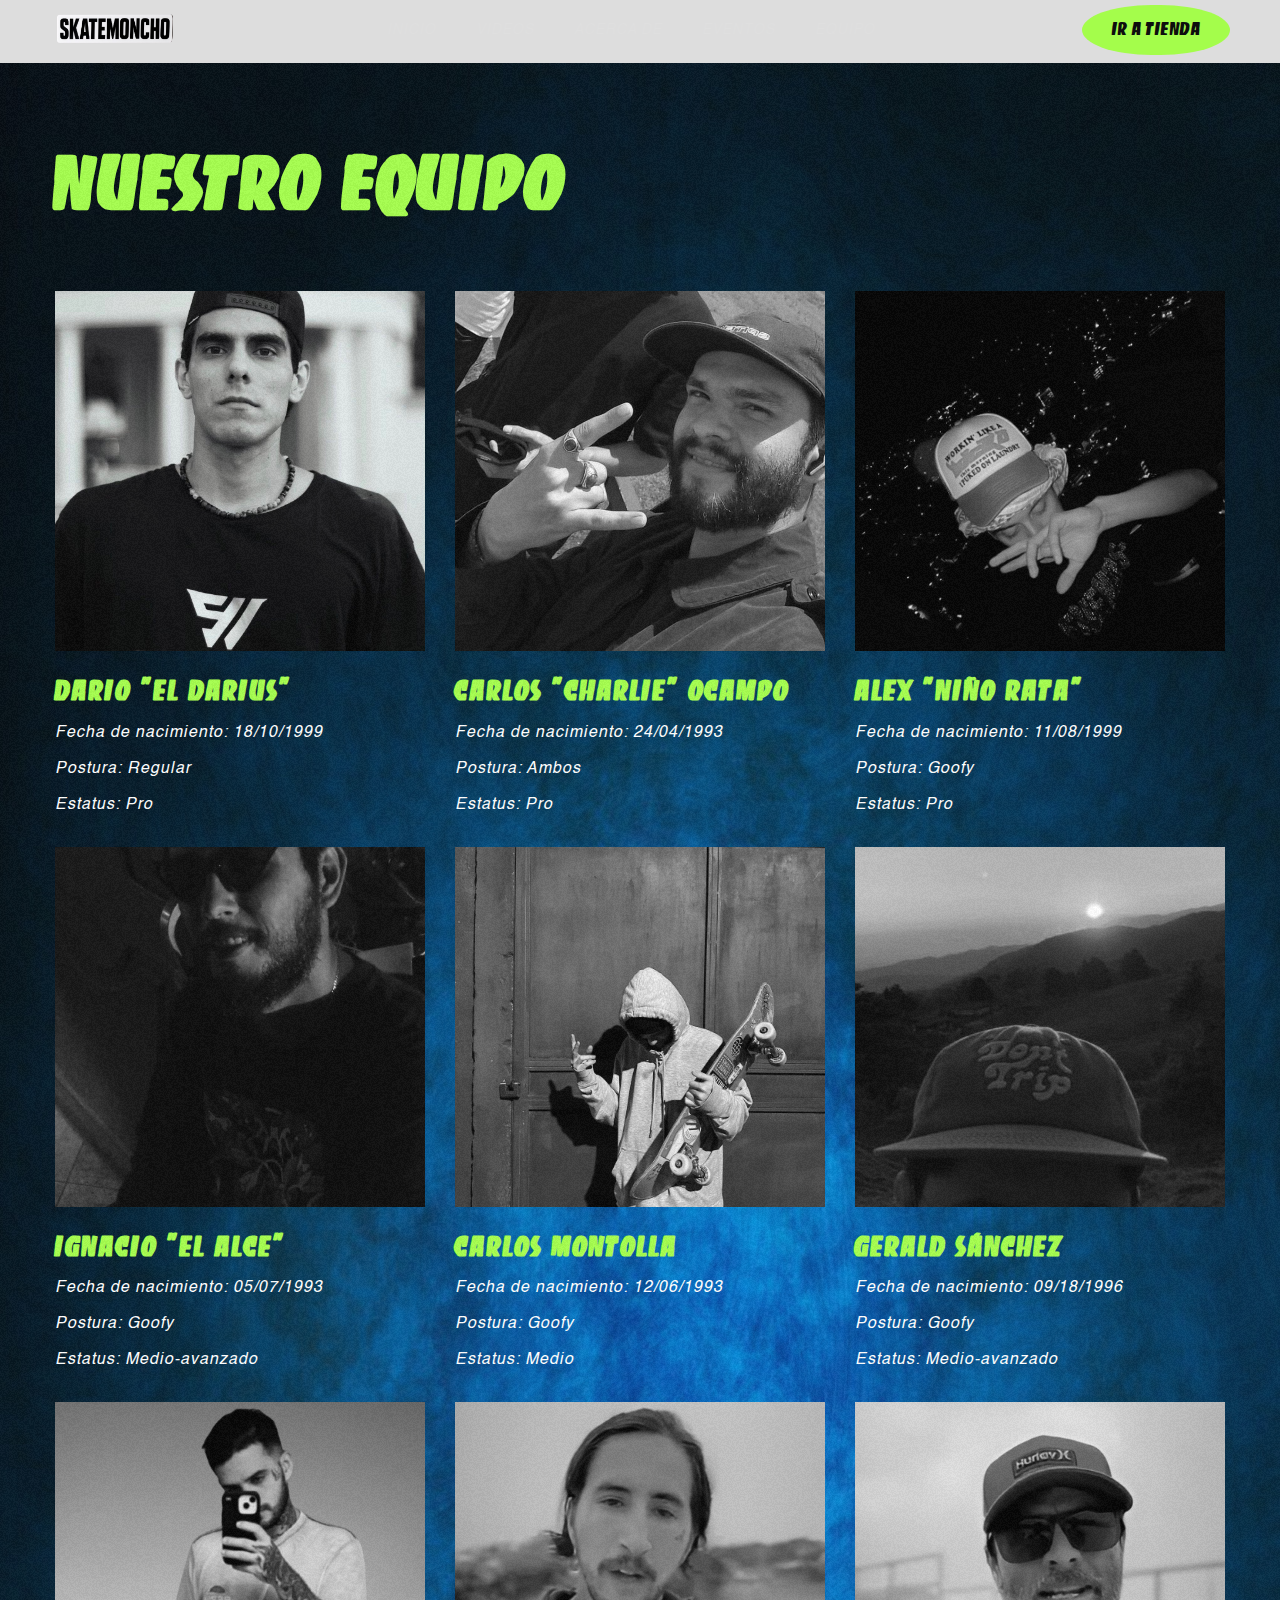
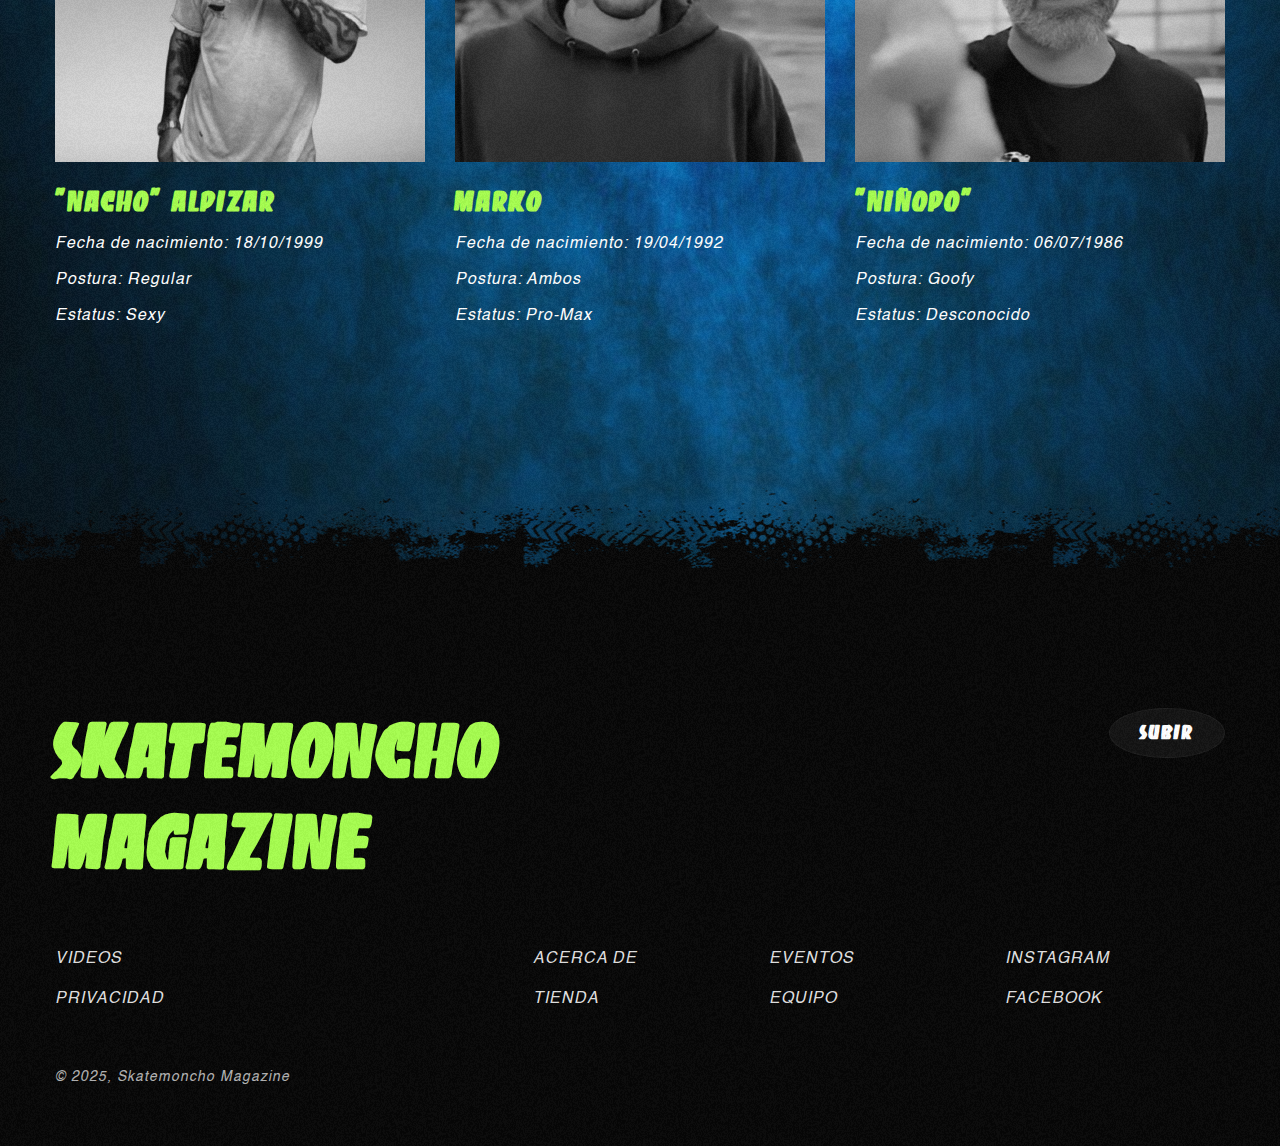
<file: pages/team.html>
<!DOCTYPE html>
<html data-wf-page="main-data" lang="es">

<head>
    <meta charset="utf-8" />
    <meta name="viewport" content="width=device-width, initial-scale=1.0">
    <link href="/css/body.css" rel="stylesheet" type="text/css" />
    <link rel="stylesheet" href="/css/header.css">
    <link rel="stylesheet" href="/css/hero.css">
    <link rel="stylesheet" href="/css/cta.css">
    <link rel="stylesheet" href="/css/footer.css">
    <title>Skatemoncho magazine</title>
</head>

<body>
    <style>
        html {
            scroll-behavior: smooth;
        }
    </style>

    <div id="header" data-animation="over-left" class="navbar-absolute w-nav" data-easing2="ease" data-easing="ease"
        data-collapse="medium" data-w-id="310be704-be0c-862c-40a7-a2176037624e" role="banner" data-no-scroll="1"
        data-duration="400" data-doc-height="1">
        <!-- Header dynamic content -->
    </div>

    <section class="section team">
        <div class="noise"></div>

        <div class="w-layout-blockcontainer base-container w-container">
            <div class="w-layout-grid section-title-grid">
                <h2 data-w-id="65681e5b-1a51-7a7e-87bf-64533ad4108b" class="text-primary-color">Nuestro equipo</h2>
                <div id="w-node-d4ee54ed-d11a-3788-76ad-3b0bf5aec7d3-cf3ba1e2" class="w-layout-grid home-team">
                   <!-- Team dynamic content -->
                </div>
            </div>
        </div>
    </section>


    <!-- Footer -->
    <div class="footer" id="footer">
        <!-- Footer dynamic content -->
    </div>

    <script src="https://d3e54v103j8qbb.cloudfront.net/js/jquery-3.5.1.min.dc5e7f18c8.js" type="text/javascript"
        integrity="sha256-9/aliU8dGd2tb6OSsuzixeV4y/faTqgFtohetphbbj0=" crossorigin="anonymous"></script>
    <script src="/js/script-1.js" type="text/javascript"></script>
    <script src="/js/script-2.js" type="text/javascript"></script>
    <script src="/js/script-3.js" type="text/javascript"></script>
    <script src="/js/script-4.js" type="text/javascript"></script>
    <script src="/js/script-5.js" type="text/javascript"></script>
    <script src="/js/layout.js"></script>
    <script src="/js/team.js"></script>
</body>

</html>
</file>
<file: css/body.css>
@font-face {
  font-family: "sk8club";
  src: url("/fonts/sk8club/sk8club.otf") format("truetype");
  font-weight: normal;
  font-style: normal;
}

@font-face {
  font-family: "helvetica";
  src: url("/fonts/helvetica/Helvetica-Oblique.ttf") format("opentype");
  font-weight: normal;
  font-style: normal;
}

:root {
  --primary-dark: #0e0e0e;
  --paragraph-gray: #535353;
  --primary: #a4fd4b;
  --primary-light: #eef4f8;
  --gray: #e9e9e9;
  --black: #000;
  --light-gray: #f9f9fa;
  --white: #fff;
  --dark-gray-50: #afafaf80;
  --dark-gray: #afafaf;
  --white-50: #dfdfdf;
}

* {
  margin: 0;
  padding: 0;
  box-sizing: border-box;
}

html {
  width: 100%;
  -webkit-text-size-adjust: 100%;
  -ms-text-size-adjust: 100%;
}

body {
  width: 100%;
  color: var(--primary-dark);
  font-family: "helvetica", sans-serif;
  font-size: 16px;
  line-height: 1em;
  letter-spacing: 1px;
  overflow-x: hidden;
  position: relative;
  background-image: url("/images/bg.jpg");
  background-repeat: no-repeat;
  background-size: cover;
  background-position: center center;
}

article,
aside,
details,
figcaption,
figure,
header,
hgroup,
main,
menu,
nav,
section,
summary {
  display: block;
}

audio,
canvas,
progress,
video {
  vertical-align: baseline;
  display: inline-block;
}

audio:not([controls]) {
  height: 0;
  display: none;
}

[hidden],
template {
  display: none;
}

a {
  background-color: #0000;
}

a:active,
a:hover {
  outline: 0;
}

abbr[title] {
  border-bottom: 1px dotted;
}

b,
strong {
  font-weight: bold;
}

dfn {
  font-style: italic;
}

h1 {
  margin: 0.67em 0;
  font-size: 2em;
}

mark {
  color: #000;
  background: #ff0;
}

small {
  font-size: 80%;
}

sub,
sup {
  vertical-align: baseline;
  font-size: 75%;
  line-height: 0;
  position: relative;
}

sup {
  top: -0.5em;
}

sub {
  bottom: -0.25em;
}

img {
  border: 0;
}

svg:not(:root) {
  overflow: hidden;
}

hr {
  box-sizing: content-box;
  height: 0;
}

pre {
  overflow: auto;
}

code,
kbd,
pre,
samp {
  font-family: monospace;
  font-size: 1em;
}

button,
input,
optgroup,
select,
textarea {
  color: inherit;
  font: inherit;
  margin: 0;
}

button {
  overflow: visible;
}

button,
select {
  text-transform: none;
}

button,
html input[type="button"],
input[type="reset"] {
  -webkit-appearance: button;
  cursor: pointer;
}

button[disabled],
html input[disabled] {
  cursor: default;
}

button::-moz-focus-inner,
input::-moz-focus-inner {
  border: 0;
  padding: 0;
}

input {
  line-height: normal;
}

input[type="checkbox"],
input[type="radio"] {
  box-sizing: border-box;
  padding: 0;
}

input[type="number"]::-webkit-inner-spin-button,
input[type="number"]::-webkit-outer-spin-button {
  height: auto;
}

input[type="search"] {
  -webkit-appearance: none;
}

input[type="search"]::-webkit-search-cancel-button,
input[type="search"]::-webkit-search-decoration {
  -webkit-appearance: none;
}

legend {
  border: 0;
  padding: 0;
}

textarea {
  overflow: auto;
}

optgroup {
  font-weight: bold;
}

table {
  border-collapse: collapse;
  border-spacing: 0;
}

td,
th {
  padding: 0;
}

@font-face {
  font-family: webflow-icons;
  src: url("[data-uri]")
    format("truetype");
  font-weight: normal;
  font-style: normal;
}

[class^="w-icon-"],
[class*=" w-icon-"] {
  speak: none;
  font-variant: normal;
  text-transform: none;
  -webkit-font-smoothing: antialiased;
  -moz-osx-font-smoothing: grayscale;
  font-style: normal;
  font-weight: normal;
  line-height: 1;
  font-family: webflow-icons !important;
}

.w-icon-slider-right:before {
  content: "";
}

.w-icon-slider-left:before {
  content: "";
}

.w-icon-nav-menu:before {
  content: "";
}

.w-icon-arrow-down:before {
  content: "";
}

.w-icon-file-upload-remove:before {
  content: "";
}

.w-icon-file-upload-icon:before {
  content: "";
}

img {
  vertical-align: middle;
  max-width: 100%;
  display: inline-block;
}

.w-block {
  display: block;
}

.w-inline-block {
  max-width: 100%;
  display: inline-block;
}

.w-clearfix:before,
.w-clearfix:after {
  content: " ";
  grid-area: 1 / 1 / 2 / 2;
  display: table;
}

.w-clearfix:after {
  clear: both;
}

.w-hidden {
  display: none;
}

.w-button {
  color: #fff;
  line-height: inherit;
  cursor: pointer;
  background-color: #3898ec;
  border: 0;
  border-radius: 0;
  padding: 9px 15px;
  text-decoration: none;
  display: inline-block;
}

input.w-button {
  -webkit-appearance: button;
}

.w-code-block {
  margin: unset;
}

pre.w-code-block code {
  all: inherit;
}

.w-optimization {
  display: contents;
}

.w-webflow-badge,
.w-webflow-badge > img {
  box-sizing: unset;
  width: unset;
  height: unset;
  max-height: unset;
  max-width: unset;
  min-height: unset;
  min-width: unset;
  margin: unset;
  padding: unset;
  float: unset;
  clear: unset;
  border: unset;
  border-radius: unset;
  background: unset;
  background-image: unset;
  background-position: unset;
  background-size: unset;
  background-repeat: unset;
  background-origin: unset;
  background-clip: unset;
  background-attachment: unset;
  background-color: unset;
  box-shadow: unset;
  transform: unset;
  direction: unset;
  font-family: unset;
  font-weight: unset;
  color: unset;
  font-size: unset;
  line-height: unset;
  font-style: unset;
  font-variant: unset;
  text-align: unset;
  letter-spacing: unset;
  -webkit-text-decoration: unset;
  text-decoration: unset;
  text-indent: unset;
  text-transform: unset;
  list-style-type: unset;
  text-shadow: unset;
  vertical-align: unset;
  cursor: unset;
  white-space: unset;
  word-break: unset;
  word-spacing: unset;
  word-wrap: unset;
  transition: unset;
}

.w-webflow-badge {
  white-space: nowrap;
  cursor: pointer;
  box-shadow: 0 0 0 1px #0000001a, 0 1px 3px #0000001a;
  visibility: visible !important;
  opacity: 1 !important;
  z-index: 2147483647 !important;
  color: #aaadb0 !important;
  overflow: unset !important;
  background-color: #fff !important;
  border-radius: 3px !important;
  width: auto !important;
  height: auto !important;
  margin: 0 !important;
  padding: 6px !important;
  font-size: 12px !important;
  line-height: 14px !important;
  text-decoration: none !important;
  display: inline-block !important;
  position: fixed !important;
  inset: auto 12px 12px auto !important;
  transform: none !important;
}

.w-webflow-badge > img {
  position: unset;
  visibility: unset !important;
  opacity: 1 !important;
  vertical-align: middle !important;
  display: inline-block !important;
}

h1,
h2,
h3,
h4,
h5,
h6 {
  margin-bottom: 10px;
  font-weight: bold;
}

h1 {
  margin-top: 20px;
  font-size: 38px;
  line-height: 44px;
}

h2 {
  margin-top: 20px;
  font-size: 32px;
  line-height: 36px;
}

h3 {
  margin-top: 20px;
  font-size: 24px;
  line-height: 30px;
}

h4 {
  margin-top: 10px;
  font-size: 18px;
  line-height: 24px;
}

h5 {
  margin-top: 10px;
  font-size: 14px;
  line-height: 20px;
}

h6 {
  margin-top: 10px;
  font-size: 12px;
  line-height: 18px;
}

p {
  margin-top: 0;
  margin-bottom: 10px;
}

blockquote {
  border-left: 5px solid #e2e2e2;
  margin: 0 0 10px;
  padding: 10px 20px;
  font-size: 18px;
  line-height: 22px;
}

figure {
  margin: 0 0 10px;
}

figcaption {
  text-align: center;
  margin-top: 5px;
}

ul,
ol {
  margin-top: 0;
  margin-bottom: 10px;
  padding-left: 40px;
}

.w-list-unstyled {
  padding-left: 0;
  list-style: none;
}

.w-embed:before,
.w-embed:after {
  content: " ";
  grid-area: 1 / 1 / 2 / 2;
  display: table;
}

.w-embed:after {
  clear: both;
}

.w-video {
  width: 100%;
  padding: 0;
  position: relative;
}

.w-video iframe,
.w-video object,
.w-video embed {
  border: none;
  width: 100%;
  height: 100%;
  position: absolute;
  top: 0;
  left: 0;
}

fieldset {
  border: 0;
  margin: 0;
  padding: 0;
}

button,
[type="button"],
[type="reset"] {
  cursor: pointer;
  -webkit-appearance: button;
  border: 0;
}

.w-form-done {
  text-align: center;
  background-color: #ddd;
  padding: 20px;
  display: none;
}

.w-form-fail {
  background-color: #ffdede;
  margin-top: 10px;
  padding: 10px;
  display: none;
}

label {
  margin-bottom: 5px;
  font-weight: bold;
  display: block;
}

.w-select {
  color: #333;
  vertical-align: middle;
  background-color: #fff;
  border: 1px solid #ccc;
  width: 100%;
  height: 38px;
  margin-bottom: 10px;
  padding: 8px 12px;
  font-size: 14px;
  line-height: 1.42857;
  display: block;
}

.w-select::placeholder {
  color: #999;
}

.w-select:focus {
  border-color: #3898ec;
  outline: 0;
}

.w-select[disabled],
.w-select[readonly],
fieldset[disabled] .w-select {
  cursor: not-allowed;
}

.w-select[readonly] {
  background-color: #eee;
}

textarea.w-select {
  height: auto;
}

.w-select {
  background-color: #f3f3f3;
}

.w-select[multiple] {
  height: auto;
}

.w-form-label {
  cursor: pointer;
  margin-bottom: 0;
  font-weight: normal;
  display: inline-block;
}

.w-radio {
  margin-bottom: 5px;
  padding-left: 20px;
  display: block;
}

.w-radio:before,
.w-radio:after {
  content: " ";
  grid-area: 1 / 1 / 2 / 2;
  display: table;
}

.w-radio:after {
  clear: both;
}

.w-radio-input {
  float: left;
  margin: 3px 0 0 -20px;
  line-height: normal;
}

.w-file-upload {
  margin-bottom: 10px;
  display: block;
}

.w-file-upload-input {
  opacity: 0;
  z-index: -100;
  width: 0.1px;
  height: 0.1px;
  position: absolute;
  overflow: hidden;
}

.w-file-upload-default,
.w-file-upload-uploading,
.w-file-upload-success {
  color: #333;
  display: inline-block;
}

.w-file-upload-error {
  margin-top: 10px;
  display: block;
}

.w-file-upload-default.w-hidden,
.w-file-upload-uploading.w-hidden,
.w-file-upload-error.w-hidden,
.w-file-upload-success.w-hidden {
  display: none;
}

.w-file-upload-uploading-btn {
  cursor: pointer;
  background-color: #fafafa;
  border: 1px solid #ccc;
  margin: 0;
  padding: 8px 12px;
  font-size: 14px;
  font-weight: normal;
  display: flex;
}

.w-file-upload-file {
  background-color: #fafafa;
  border: 1px solid #ccc;
  flex-grow: 1;
  justify-content: space-between;
  margin: 0;
  padding: 8px 9px 8px 11px;
  display: flex;
}

.w-file-upload-file-name {
  font-size: 14px;
  font-weight: normal;
  display: block;
}

.w-file-remove-link {
  cursor: pointer;
  width: auto;
  height: auto;
  margin-top: 3px;
  margin-left: 10px;
  padding: 3px;
  display: block;
}

.w-icon-file-upload-remove {
  margin: auto;
  font-size: 10px;
}

.w-file-upload-error-msg {
  color: #ea384c;
  padding: 2px 0;
  display: inline-block;
}

.w-file-upload-info {
  padding: 0 12px;
  line-height: 38px;
  display: inline-block;
}

.w-file-upload-label {
  cursor: pointer;
  background-color: #fafafa;
  border: 1px solid #ccc;
  margin: 0;
  padding: 8px 12px;
  font-size: 14px;
  font-weight: normal;
  display: inline-block;
}

.w-icon-file-upload-icon,
.w-icon-file-upload-uploading {
  width: 20px;
  margin-right: 8px;
  display: inline-block;
}

.w-icon-file-upload-uploading {
  height: 20px;
}

.w-container {
  max-width: 940px;
  margin-left: auto;
  margin-right: auto;
}

.w-container .w-row {
  margin-left: -10px;
  margin-right: -10px;
}

.w-row:before,
.w-row:after {
  content: " ";
  grid-area: 1 / 1 / 2 / 2;
  display: table;
}

.w-row:after {
  clear: both;
}

.w-row .w-row {
  margin-left: 0;
  margin-right: 0;
}

.w-col {
  float: left;
  width: 100%;
  min-height: 1px;
  padding-left: 10px;
  padding-right: 10px;
  position: relative;
}

.w-col .w-col {
  padding-left: 0;
  padding-right: 0;
}

.w-col-1 {
  width: 8.33333%;
}

.w-col-2 {
  width: 16.6667%;
}

.w-col-3 {
  width: 25%;
}

.w-col-4 {
  width: 33.3333%;
}

.w-col-5 {
  width: 41.6667%;
}

.w-col-6 {
  width: 50%;
}

.w-col-7 {
  width: 58.3333%;
}

.w-col-8 {
  width: 66.6667%;
}

.w-col-9 {
  width: 75%;
}

.w-col-10 {
  width: 83.3333%;
}

.w-col-11 {
  width: 91.6667%;
}

.w-col-12 {
  width: 100%;
}

.w-hidden-main {
  display: none !important;
}

@media screen and (max-width: 991px) {
  .w-container {
    max-width: 728px;
  }
  .w-hidden-main {
    display: inherit !important;
  }
  .w-hidden-medium {
    display: none !important;
  }
  .w-col-medium-1 {
    width: 8.33333%;
  }
  .w-col-medium-2 {
    width: 16.6667%;
  }
  .w-col-medium-3 {
    width: 25%;
  }
  .w-col-medium-4 {
    width: 33.3333%;
  }
  .w-col-medium-5 {
    width: 41.6667%;
  }
  .w-col-medium-6 {
    width: 50%;
  }
  .w-col-medium-7 {
    width: 58.3333%;
  }
  .w-col-medium-8 {
    width: 66.6667%;
  }
  .w-col-medium-9 {
    width: 75%;
  }
  .w-col-medium-10 {
    width: 83.3333%;
  }
  .w-col-medium-11 {
    width: 91.6667%;
  }
  .w-col-medium-12 {
    width: 100%;
  }
  .w-col-stack {
    width: 100%;
    left: auto;
    right: auto;
  }
}

@media screen and (max-width: 767px) {
  .w-hidden-main,
  .w-hidden-medium {
    display: inherit !important;
  }
  .w-hidden-small {
    display: none !important;
  }
  .w-row,
  .w-container .w-row {
    margin-left: 0;
    margin-right: 0;
  }
  .w-col {
    width: 100%;
    left: auto;
    right: auto;
  }
  .w-col-small-1 {
    width: 8.33333%;
  }
  .w-col-small-2 {
    width: 16.6667%;
  }
  .w-col-small-3 {
    width: 25%;
  }
  .w-col-small-4 {
    width: 33.3333%;
  }
  .w-col-small-5 {
    width: 41.6667%;
  }
  .w-col-small-6 {
    width: 50%;
  }
  .w-col-small-7 {
    width: 58.3333%;
  }
  .w-col-small-8 {
    width: 66.6667%;
  }
  .w-col-small-9 {
    width: 75%;
  }
  .w-col-small-10 {
    width: 83.3333%;
  }
  .w-col-small-11 {
    width: 91.6667%;
  }
  .w-col-small-12 {
    width: 100%;
  }
}

@media screen and (max-width: 479px) {
  .w-container {
    max-width: none;
  }
  .w-hidden-main,
  .w-hidden-medium,
  .w-hidden-small {
    display: inherit !important;
  }
  .w-hidden-tiny {
    display: none !important;
  }
  .w-col {
    width: 100%;
  }
  .w-col-tiny-1 {
    width: 8.33333%;
  }
  .w-col-tiny-2 {
    width: 16.6667%;
  }
  .w-col-tiny-3 {
    width: 25%;
  }
  .w-col-tiny-4 {
    width: 33.3333%;
  }
  .w-col-tiny-5 {
    width: 41.6667%;
  }
  .w-col-tiny-6 {
    width: 50%;
  }
  .w-col-tiny-7 {
    width: 58.3333%;
  }
  .w-col-tiny-8 {
    width: 66.6667%;
  }
  .w-col-tiny-9 {
    width: 75%;
  }
  .w-col-tiny-10 {
    width: 83.3333%;
  }
  .w-col-tiny-11 {
    width: 91.6667%;
  }
  .w-col-tiny-12 {
    width: 100%;
  }
}

.w-widget {
  position: relative;
}

.w-widget-map {
  width: 100%;
  height: 400px;
}

.w-widget-map label {
  width: auto;
  display: inline;
}

.w-widget-map img {
  max-width: inherit;
}

.w-widget-map .gm-style-iw {
  text-align: center;
}

.w-widget-map .gm-style-iw > button {
  display: none !important;
}

.w-widget-twitter {
  overflow: hidden;
}

.w-widget-twitter-count-shim {
  vertical-align: top;
  text-align: center;
  background: #fff;
  border: 1px solid #758696;
  border-radius: 3px;
  width: 28px;
  height: 20px;
  display: inline-block;
  position: relative;
}

.w-widget-twitter-count-shim * {
  pointer-events: none;
  -webkit-user-select: none;
  user-select: none;
}

.w-widget-twitter-count-shim .w-widget-twitter-count-inner {
  text-align: center;
  color: #999;
  font-family: serif;
  font-size: 15px;
  line-height: 12px;
  position: relative;
}

.w-widget-twitter-count-shim .w-widget-twitter-count-clear {
  display: block;
  position: relative;
}

.w-widget-twitter-count-shim.w--large {
  width: 36px;
  height: 28px;
}

.w-widget-twitter-count-shim.w--large .w-widget-twitter-count-inner {
  font-size: 18px;
  line-height: 18px;
}

.w-widget-twitter-count-shim:not(.w--vertical) {
  margin-left: 5px;
  margin-right: 8px;
}

.w-widget-twitter-count-shim:not(.w--vertical).w--large {
  margin-left: 6px;
}

.w-widget-twitter-count-shim:not(.w--vertical):before,
.w-widget-twitter-count-shim:not(.w--vertical):after {
  content: " ";
  pointer-events: none;
  border: solid #0000;
  width: 0;
  height: 0;
  position: absolute;
  top: 50%;
  left: 0;
}

.w-widget-twitter-count-shim:not(.w--vertical):before {
  border-width: 4px;
  border-color: #75869600 #5d6c7b #75869600 #75869600;
  margin-top: -4px;
  margin-left: -9px;
}

.w-widget-twitter-count-shim:not(.w--vertical).w--large:before {
  border-width: 5px;
  margin-top: -5px;
  margin-left: -10px;
}

.w-widget-twitter-count-shim:not(.w--vertical):after {
  border-width: 4px;
  border-color: #fff0 #fff #fff0 #fff0;
  margin-top: -4px;
  margin-left: -8px;
}

.w-widget-twitter-count-shim:not(.w--vertical).w--large:after {
  border-width: 5px;
  margin-top: -5px;
  margin-left: -9px;
}

.w-widget-twitter-count-shim.w--vertical {
  width: 61px;
  height: 33px;
  margin-bottom: 8px;
}

.w-widget-twitter-count-shim.w--vertical:before,
.w-widget-twitter-count-shim.w--vertical:after {
  content: " ";
  pointer-events: none;
  border: solid #0000;
  width: 0;
  height: 0;
  position: absolute;
  top: 100%;
  left: 50%;
}

.w-widget-twitter-count-shim.w--vertical:before {
  border-width: 5px;
  border-color: #5d6c7b #75869600 #75869600;
  margin-left: -5px;
}

.w-widget-twitter-count-shim.w--vertical:after {
  border-width: 4px;
  border-color: #fff #fff0 #fff0;
  margin-left: -4px;
}

.w-widget-twitter-count-shim.w--vertical .w-widget-twitter-count-inner {
  font-size: 18px;
  line-height: 22px;
}

.w-widget-twitter-count-shim.w--vertical.w--large {
  width: 76px;
}

.w-background-video {
  color: #fff;
  height: 500px;
  position: relative;
  overflow: hidden;
}

.w-background-video > video {
  object-fit: cover;
  z-index: -100;
  background-position: 50%;
  background-size: cover;
  width: 100%;
  height: 100%;
  margin: auto;
  position: absolute;
  inset: -100%;
}

.w-background-video > video::-webkit-media-controls-start-playback-button {
  -webkit-appearance: none;
  display: none !important;
}

.w-background-video--control {
  background-color: #0000;
  padding: 0;
  position: absolute;
  bottom: 1em;
  right: 1em;
}

.w-background-video--control > [hidden] {
  display: none !important;
}

.w-slider {
  text-align: center;
  clear: both;
  -webkit-tap-highlight-color: #0000;
  tap-highlight-color: #0000;
  background: #ddd;
  height: 300px;
  position: relative;
}

.w-slider-mask {
  z-index: 1;
  white-space: nowrap;
  height: 100%;
  display: block;
  position: relative;
  left: 0;
  right: 0;
  overflow: hidden;
}

.w-slide {
  vertical-align: top;
  white-space: normal;
  text-align: left;
  width: 100%;
  height: 100%;
  display: inline-block;
  position: relative;
}

.w-slider-nav {
  z-index: 2;
  text-align: center;
  -webkit-tap-highlight-color: #0000;
  tap-highlight-color: #0000;
  height: 40px;
  margin: auto;
  padding-top: 10px;
  position: absolute;
  inset: auto 0 0;
}

.w-slider-nav.w-round > div {
  border-radius: 100%;
}

.w-slider-nav.w-num > div {
  font-size: inherit;
  line-height: inherit;
  width: auto;
  height: auto;
  padding: 0.2em 0.5em;
}

.w-slider-nav.w-shadow > div {
  box-shadow: 0 0 3px #3336;
}

.w-slider-nav-invert {
  color: #fff;
}

.w-slider-nav-invert > div {
  background-color: #2226;
}

.w-slider-nav-invert > div.w-active {
  background-color: #222;
}

.w-slider-dot {
  cursor: pointer;
  background-color: #fff6;
  width: 1em;
  height: 1em;
  margin: 0 3px 0.5em;
  transition: background-color 0.1s, color 0.1s;
  display: inline-block;
  position: relative;
}

.w-slider-dot.w-active {
  background-color: #fff;
}

.w-slider-dot:focus {
  outline: none;
  box-shadow: 0 0 0 2px #fff;
}

.w-slider-dot:focus.w-active {
  box-shadow: none;
}

.w-slider-arrow-left,
.w-slider-arrow-right {
  cursor: pointer;
  color: #fff;
  -webkit-tap-highlight-color: #0000;
  tap-highlight-color: #0000;
  -webkit-user-select: none;
  user-select: none;
  width: 80px;
  margin: auto;
  font-size: 40px;
  position: absolute;
  inset: 0;
  overflow: hidden;
}

.w-slider-arrow-left [class^="w-icon-"],
.w-slider-arrow-right [class^="w-icon-"],
.w-slider-arrow-left [class*=" w-icon-"],
.w-slider-arrow-right [class*=" w-icon-"] {
  position: absolute;
}

.w-slider-arrow-left:focus,
.w-slider-arrow-right:focus {
  outline: 0;
}

.w-slider-arrow-left {
  z-index: 3;
  right: auto;
}

.w-slider-arrow-right {
  z-index: 4;
  left: auto;
}

.w-icon-slider-left,
.w-icon-slider-right {
  width: 1em;
  height: 1em;
  margin: auto;
  inset: 0;
}

.w-slider-aria-label {
  clip: rect(0 0 0 0);
  border: 0;
  width: 1px;
  height: 1px;
  margin: -1px;
  padding: 0;
  position: absolute;
  overflow: hidden;
}

.w-slider-force-show {
  display: block !important;
}

@media screen and (max-width: 767px) {
  .w-nav-brand {
    padding-left: 10px;
  }
}

.w-lightbox-backdrop {
  cursor: auto;
  letter-spacing: normal;
  text-indent: 0;
  text-shadow: none;
  text-transform: none;
  visibility: visible;
  white-space: normal;
  word-break: normal;
  word-spacing: normal;
  word-wrap: normal;
  color: #fff;
  text-align: center;
  z-index: 2000;
  opacity: 0;
  -webkit-user-select: none;
  -moz-user-select: none;
  -webkit-tap-highlight-color: transparent;
  background: #000000e6;
  outline: 0;
  font-family: Helvetica Neue, Helvetica, Ubuntu, Segoe UI, Verdana, sans-serif;
  font-size: 17px;
  font-style: normal;
  font-weight: 300;
  line-height: 1.2;
  list-style: disc;
  position: fixed;
  inset: 0;
  -webkit-transform: translate(0);
}

.w-lightbox-backdrop,
.w-lightbox-container {
  -webkit-overflow-scrolling: touch;
  height: 100%;
  overflow: auto;
}

.w-lightbox-content {
  height: 100vh;
  position: relative;
  overflow: hidden;
}

.w-lightbox-view {
  opacity: 0;
  width: 100vw;
  height: 100vh;
  position: absolute;
}

.w-lightbox-view:before {
  content: "";
  height: 100vh;
}

.w-lightbox-group,
.w-lightbox-group .w-lightbox-view,
.w-lightbox-group .w-lightbox-view:before {
  height: 86vh;
}

.w-lightbox-frame,
.w-lightbox-view:before {
  vertical-align: middle;
  display: inline-block;
}

.w-lightbox-figure {
  margin: 0;
  position: relative;
}

.w-lightbox-group .w-lightbox-figure {
  cursor: pointer;
}

.w-lightbox-img {
  width: auto;
  max-width: none;
  height: auto;
}

.w-lightbox-image {
  float: none;
  max-width: 100vw;
  max-height: 100vh;
  display: block;
}

.w-lightbox-group .w-lightbox-image {
  max-height: 86vh;
}

.w-lightbox-caption {
  text-align: left;
  text-overflow: ellipsis;
  white-space: nowrap;
  background: #0006;
  padding: 0.5em 1em;
  position: absolute;
  bottom: 0;
  left: 0;
  right: 0;
  overflow: hidden;
}

.w-lightbox-embed {
  width: 100%;
  height: 100%;
  position: absolute;
  inset: 0;
}

.w-lightbox-control {
  cursor: pointer;
  background-position: center;
  background-repeat: no-repeat;
  background-size: 24px;
  width: 4em;
  transition: all 0.3s;
  position: absolute;
  top: 0;
}

.w-lightbox-left {
  background-image: url("[data-uri]");
  display: none;
  bottom: 0;
  left: 0;
}

.w-lightbox-right {
  background-image: url("[data-uri]");
  display: none;
  bottom: 0;
  right: 0;
}

.w-lightbox-close {
  background-image: url("[data-uri]");
  background-size: 18px;
  height: 2.6em;
  right: 0;
}

.w-lightbox-strip {
  white-space: nowrap;
  padding: 0 1vh;
  line-height: 0;
  position: absolute;
  bottom: 0;
  left: 0;
  right: 0;
  overflow: auto hidden;
}

.w-lightbox-item {
  box-sizing: content-box;
  cursor: pointer;
  width: 10vh;
  padding: 2vh 1vh;
  display: inline-block;
  -webkit-transform: translate3d(0, 0, 0);
}

.w-lightbox-active {
  opacity: 0.3;
}

.w-lightbox-thumbnail {
  background: #222;
  height: 10vh;
  position: relative;
  overflow: hidden;
}

.w-lightbox-thumbnail-image {
  position: absolute;
  top: 0;
  left: 0;
}

.w-lightbox-thumbnail .w-lightbox-tall {
  width: 100%;
  top: 50%;
  transform: translate(0, -50%);
}

.w-lightbox-thumbnail .w-lightbox-wide {
  height: 100%;
  left: 50%;
  transform: translate(-50%);
}

.w-lightbox-spinner {
  box-sizing: border-box;
  border: 5px solid #0006;
  border-radius: 50%;
  width: 40px;
  height: 40px;
  margin-top: -20px;
  margin-left: -20px;
  animation: 0.8s linear infinite spin;
  position: absolute;
  top: 50%;
  left: 50%;
}

.w-lightbox-spinner:after {
  content: "";
  border: 3px solid #0000;
  border-bottom-color: #fff;
  border-radius: 50%;
  position: absolute;
  inset: -4px;
}

.w-lightbox-hide {
  display: none;
}

.w-lightbox-noscroll {
  overflow: hidden;
}

@media (min-width: 768px) {
  .w-lightbox-content {
    height: 96vh;
    margin-top: 2vh;
  }
  .w-lightbox-view,
  .w-lightbox-view:before {
    height: 96vh;
  }
  .w-lightbox-group,
  .w-lightbox-group .w-lightbox-view,
  .w-lightbox-group .w-lightbox-view:before {
    height: 84vh;
  }
  .w-lightbox-image {
    max-width: 96vw;
    max-height: 96vh;
  }
  .w-lightbox-group .w-lightbox-image {
    max-width: 82.3vw;
    max-height: 84vh;
  }
  .w-lightbox-left,
  .w-lightbox-right {
    opacity: 0.5;
    display: block;
  }
  .w-lightbox-close {
    opacity: 0.8;
  }
  .w-lightbox-control:hover {
    opacity: 1;
  }
}

.w-lightbox-inactive,
.w-lightbox-inactive:hover {
  opacity: 0;
}

.w-richtext:before,
.w-richtext:after {
  content: " ";
  grid-area: 1 / 1 / 2 / 2;
  display: table;
}

.w-richtext:after {
  clear: both;
}

.w-richtext[contenteditable="true"]:before,
.w-richtext[contenteditable="true"]:after {
  white-space: initial;
}

.w-richtext ol,
.w-richtext ul {
  overflow: hidden;
}

.w-richtext .w-richtext-figure-selected.w-richtext-figure-type-video div:after,
.w-richtext .w-richtext-figure-selected[data-rt-type="video"] div:after,
.w-richtext .w-richtext-figure-selected.w-richtext-figure-type-image div,
.w-richtext .w-richtext-figure-selected[data-rt-type="image"] div {
  outline: 2px solid #2895f7;
}

.w-richtext figure.w-richtext-figure-type-video > div:after,
.w-richtext figure[data-rt-type="video"] > div:after {
  content: "";
  display: none;
  position: absolute;
  inset: 0;
}

.w-richtext figure {
  max-width: 60%;
  position: relative;
}

.w-richtext figure > div:before {
  cursor: default !important;
}

.w-richtext figure img {
  width: 100%;
}

.w-richtext figure figcaption.w-richtext-figcaption-placeholder {
  opacity: 0.6;
}

.w-richtext figure div {
  color: #0000;
  font-size: 0;
}

.w-richtext figure.w-richtext-figure-type-image,
.w-richtext figure[data-rt-type="image"] {
  display: table;
}

.w-richtext figure.w-richtext-figure-type-image > div,
.w-richtext figure[data-rt-type="image"] > div {
  display: inline-block;
}

.w-richtext figure.w-richtext-figure-type-image > figcaption,
.w-richtext figure[data-rt-type="image"] > figcaption {
  caption-side: bottom;
  display: table-caption;
}

.w-richtext figure.w-richtext-figure-type-video,
.w-richtext figure[data-rt-type="video"] {
  width: 60%;
  height: 0;
}

.w-richtext figure.w-richtext-figure-type-video iframe,
.w-richtext figure[data-rt-type="video"] iframe {
  width: 100%;
  height: 100%;
  position: absolute;
  top: 0;
  left: 0;
}

.w-richtext figure.w-richtext-figure-type-video > div,
.w-richtext figure[data-rt-type="video"] > div {
  width: 100%;
}

.w-richtext figure.w-richtext-align-center {
  clear: both;
  margin-left: auto;
  margin-right: auto;
}

.w-richtext figure.w-richtext-align-center.w-richtext-figure-type-image > div,
.w-richtext figure.w-richtext-align-center[data-rt-type="image"] > div {
  max-width: 100%;
}

.w-richtext figure.w-richtext-align-normal {
  clear: both;
}

.w-richtext figure.w-richtext-align-fullwidth {
  text-align: center;
  clear: both;
  width: 100%;
  max-width: 100%;
  margin-left: auto;
  margin-right: auto;
  display: block;
}

.w-richtext figure.w-richtext-align-fullwidth > div {
  padding-bottom: inherit;
  display: inline-block;
}

.w-richtext figure.w-richtext-align-fullwidth > figcaption {
  display: block;
}

.w-richtext figure.w-richtext-align-floatleft {
  float: left;
  clear: none;
  margin-right: 15px;
}

.w-richtext figure.w-richtext-align-floatright {
  float: right;
  clear: none;
  margin-left: 15px;
}

.w-nav {
  z-index: 1000;
  background: #ddd;
  position: relative;
}

.w-nav-brand {
  margin-top: 1rem;
  float: left;
  color: #333;
  text-decoration: none;
  position: relative;
}

.w-nav-link {
  vertical-align: top;
  color: #222;
  text-align: left;
  margin-left: auto;
  margin-right: auto;
  padding: 20px;
  text-decoration: none;
  display: inline-block;
  position: relative;
}

.w-nav-menu {
  float: right;
  position: relative;
}

[data-nav-menu-open] {
  text-align: center;
  background: #c8c8c8;
  min-width: 200px;
  position: absolute;
  top: 100%;
  left: 0;
  right: 0;
  overflow: visible;
  display: block !important;
}

.w--nav-link-open {
  display: block;
  position: relative;
}

.w-nav-overlay {
  width: 100%;
  display: none;
  position: absolute;
  top: 100%;
  left: 0;
  right: 0;
  overflow: hidden;
}

.w-nav-overlay [data-nav-menu-open] {
  top: 0;
}

.w-nav[data-animation="over-left"] .w-nav-overlay {
  width: auto;
}

.w-nav[data-animation="over-left"] .w-nav-overlay,
.w-nav[data-animation="over-left"] [data-nav-menu-open] {
  z-index: 1;
  top: 0;
  right: auto;
  z-index: 60;
}

.w-nav[data-animation="over-right"] .w-nav-overlay {
  width: auto;
}

.w-nav[data-animation="over-right"] .w-nav-overlay,
.w-nav[data-animation="over-right"] [data-nav-menu-open] {
  z-index: 1;
  top: 0;
  left: auto;
}

.w-nav-button {
  float: right;
  cursor: pointer;
  -webkit-tap-highlight-color: #0000;
  tap-highlight-color: #0000;
  -webkit-user-select: none;
  user-select: none;
  padding: 18px;
  font-size: 24px;
  display: none;
  position: relative;
}

.w-nav-button:focus {
  outline: 0;
}

.w-nav-button.w--open {
  color: #fff;
  background-color: #c8c8c8;
}

.w-nav[data-collapse="all"] .w-nav-menu {
  display: none;
}

.w-nav[data-collapse="all"] .w-nav-button {
  display: block;
}

@media screen and (max-width: 991px) {
  .w-nav[data-collapse="medium"] .w-nav-menu {
    display: none;
  }
  .w-nav[data-collapse="medium"] .w-nav-button {
    display: block;
  }
}

@media screen and (max-width: 767px) {
  .w-nav[data-collapse="small"] .w-nav-menu {
    display: none;
  }
  .w-nav[data-collapse="small"] .w-nav-button {
    display: block;
  }
  .w-nav-brand {
    padding-left: 10px;
  }
}

@media screen and (max-width: 479px) {
  .w-nav[data-collapse="tiny"] .w-nav-menu {
    display: none;
  }
  .w-nav[data-collapse="tiny"] .w-nav-button {
    display: block;
  }
}

.w-tabs {
  position: relative;
}

.w-tabs:before,
.w-tabs:after {
  content: " ";
  grid-area: 1 / 1 / 2 / 2;
  display: table;
}

.w-tabs:after {
  clear: both;
}

.w-tab-menu {
  position: relative;
}

.w-tab-link {
  vertical-align: top;
  text-align: left;
  cursor: pointer;
  color: #222;
  background-color: #ddd;
  padding: 9px 30px;
  text-decoration: none;
  display: inline-block;
  position: relative;
}

.w-tab-link.w--current {
  background-color: #c8c8c8;
}

.w-tab-link:focus {
  outline: 0;
}

.w-tab-content {
  display: block;
  position: relative;
  overflow: hidden;
}

.w-tab-pane {
  display: none;
  position: relative;
}

.w--tab-active {
  display: block;
}

@media screen and (max-width: 479px) {
  .w-tab-link {
    display: block;
  }
}

.w-ix-emptyfix:after {
  content: "";
}

@keyframes spin {
  0% {
    transform: rotate(0);
  }
  100% {
    transform: rotate(360deg);
  }
}

.w-dyn-empty {
  background-color: #ddd;
  padding: 10px;
}

.w-dyn-hide,
.w-dyn-bind-empty,
.w-condition-invisible {
  display: none !important;
}

.wf-layout-layout {
  display: grid;
}

@font-face {
  font-family: "Fa solid 900";
  src: url("https://cdn.prod.website-files.com/68651f1f89820af1cf3ba1c1/68651f1f89820af1cf3ba1eb_fa-solid-900.ttf")
    format("truetype");
  font-weight: 400;
  font-style: normal;
  font-display: swap;
}

@font-face {
  font-family: "Fa 400";
  src: url("https://cdn.prod.website-files.com/68651f1f89820af1cf3ba1c1/68651f1f89820af1cf3ba208_fa-regular-400.ttf")
    format("truetype");
  font-weight: 400;
  font-style: normal;
  font-display: swap;
}

@font-face {
  font-family: "Fa Brands 400 (6.4.2)";
  src: url("https://cdn.prod.website-files.com/68651f1f89820af1cf3ba1c1/68651f1f89820af1cf3ba447_fa-brands-400.ttf")
    format("truetype");
  font-weight: 400;
  font-style: normal;
  font-display: swap;
}

.w-layout-blockcontainer {
  max-width: 940px;
  margin-left: auto;
  margin-right: auto;
  display: block;
}

.w-layout-vflex {
  flex-direction: column;
  align-items: flex-start;
  display: flex;
}

.w-layout-hflex {
  flex-direction: row;
  align-items: flex-start;
  display: flex;
}

.w-layout-grid {
  grid-row-gap: 16px;
  grid-column-gap: 16px;
  grid-template-rows: auto auto;
  grid-template-columns: 1fr 1fr;
  grid-auto-columns: 1fr;
  display: grid;
}

.w-pagination-wrapper {
  flex-wrap: wrap;
  justify-content: center;
  display: flex;
}

.w-pagination-previous,
.w-pagination-next {
  color: #333;
  background-color: #fafafa;
  border: 1px solid #ccc;
  border-radius: 2px;
  margin-left: 10px;
  margin-right: 10px;
  padding: 9px 20px;
  font-size: 14px;
  display: block;
}

@media screen and (max-width: 991px) {
  .w-layout-blockcontainer {
    max-width: 728px;
  }
}

@media screen and (max-width: 767px) {
  .w-layout-blockcontainer {
    max-width: none;
  }
}

h1 {
  color: var(--primary-dark);
  text-transform: uppercase;
  margin-top: 0;
  margin-bottom: 0;
  font-family: sk8club, sans-serif;
  font-size: 84px;
  font-weight: 700;
  line-height: 1.2em;
  letter-spacing: 2px;
}

h2 {
  color: var(--primary);
  text-transform: uppercase;
  margin-top: 0;
  margin-bottom: 0;
  font-family: sk8club, sans-serif;
  font-size: 60px;
  font-weight: 700;
  line-height: 1.2em;
  letter-spacing: 2px;
}

h3 {
  color: var(--primary-dark);
  margin-top: 0;
  margin-bottom: 0;
  font-family: sk8club, sans-serif;
  font-size: 36px;
  font-weight: 700;
  line-height: 1.2em;
  letter-spacing: 2px;
}

h4 {
  color: var(--primary);
  margin-top: 0;
  margin-bottom: 0;
  font-family: sk8club, sans-serif;
  font-size: 28px;
  font-weight: 700;
  line-height: 1.2em;
  letter-spacing: 2px;
}

h5 {
  color: var(--primary-dark);
  margin-top: 0;
  margin-bottom: 0;
  font-family: sk8club, sans-serif;
  font-size: 24px;
  font-weight: 700;
  line-height: 1.2em;
  letter-spacing: 2px;
}

h6 {
  color: var(--primary-dark);
  margin-top: 0;
  margin-bottom: 0;
  font-family: sk8club, sans-serif;
  font-size: 20px;
  font-weight: 700;
  line-height: 1.2em;
  letter-spacing: 2px;
}

p {
  color: var(--white);
  margin-bottom: 0;
  line-height: 1.5em;
}

a {
  color: var(--primary-dark);
  align-items: center;
  line-height: 1.2em;
  text-decoration: none;
  transition: all 0.35s;
}

ul {
  grid-row-gap: 15px;
  background-color: var(--paragraph-gray);
  color: var(--primary);
  -webkit-text-fill-color: transparent;
  -webkit-background-clip: text;
  background-clip: text;
  flex-direction: column;
  margin-top: 10px;
  margin-bottom: 10px;
  padding-left: 20px;
  display: flex;
}

li {
  align-items: center;
  line-height: 1.4em;
}

img {
  max-width: 100%;
  display: inline-block;
}

label {
  margin-bottom: 10px;
  display: block;
}

blockquote {
  border-left: 2px solid var(--primary);
  margin-top: 25px;
  margin-bottom: 25px;
  padding: 10px 20px;
  font-family: Anton, sans-serif;
  font-size: 36px;
  font-weight: 700;
  line-height: 1.2;
}

.section {
  padding-top: 100px;
  padding-bottom: 100px;
  position: relative;
}

.section.licensing-fonts {
  padding-top: 0;
  padding-bottom: 0;
}

.section.changelog-banner {
  background-color: var(--primary-dark);
  flex-direction: column;
  justify-content: center;
  align-items: center;
  min-height: 450px;
  padding-top: 140px;
  display: flex;
}

.section.without-bottom-spacing {
  padding-bottom: 0;
}

.section.pricing-banner {
  background-color: var(--primary-light);
  padding-top: 140px;
}

.section.about-us-banner {
  background-color: var(--primary-dark);
  justify-content: center;
  align-items: flex-end;
  min-height: 550px;
  padding-top: 100px;
  display: flex;
}

.section.blue-background {
  background-color: var(--primary);
}

.section.landing-banner {
  background-color: var(--primary-dark);
  flex-direction: column;
  justify-content: space-between;
  align-items: flex-start;
  padding-top: 140px;
  padding-bottom: 0;
  display: flex;
  position: relative;
  overflow: hidden;
}

.section.banner {
  position: relative;
  background-color: var(--black);
  justify-content: flex-start;
  align-items: flex-end;
  padding-top: 210px;
  display: flex;
}

.section.event-details-banner {
  background-color: var(--primary-light);
  padding-top: 140px;
  padding-bottom: 80px;
}

.section.event-details {
  padding-top: 80px;
}

.base-container {
  position: relative;
  max-width: 1200px;
  flex-direction: column;
  align-items: center;
  padding-left: 15px;
  padding-right: 15px;
  z-index: 30;
}

.base-container.align-left {
  align-items: flex-start;
}

.base-container.width-grow {
  flex: 1;
}

.grid-system-wrapper {
  flex-direction: column;
  width: 100%;
  margin-top: 40px;
  display: flex;
}

.grid-system {
  border-top: 1px solid #7c7c7c;
  justify-content: space-between;
  width: 80%;
  display: flex;
}

.grid-title {
  background-color: var(--primary);
  border-left: 1px #a7a7a7;
  border-right: 1px solid #7c7c7c;
  justify-content: center;
  width: 19%;
  margin-top: 0;
  margin-bottom: 0;
  padding: 20px 10px;
  display: flex;
}

.grid-title.first-grid {
  background-color: var(--primary);
  border-left-style: solid;
  border-left-color: #7c7c7c;
  width: 24%;
  height: 100%;
  margin-top: 0;
}

.grid-description {
  border-bottom: 1px solid #a7a7a7;
  border-right: 1px solid #a7a7a7;
  justify-content: center;
  align-items: center;
  width: 19%;
  margin-top: 0;
  margin-bottom: 0;
  padding: 20px 10px;
  display: flex;
}

.grid-description.first-description {
  border-bottom: 1px solid #a7a7a7;
  border-left: 1px solid #a7a7a7;
  border-right: 1px solid #a7a7a7;
  width: 24%;
}

.grid-description.last-description {
  border-right-style: solid;
  border-right-width: 1px;
}

.spacing-system-column {
  padding-right: 20px;
}

.spacing-system-image {
  max-width: 80%;
}

.spacing-wrapper-mobile {
  width: 70%;
  margin-top: 30px;
  position: relative;
}

.typography-wrapper {
  margin-top: 30px;
}

.spacing-columns {
  margin-top: 40px;
}

.bottom-style-spacing-desktop {
  font-weight: 700;
  position: absolute;
  inset: auto 0% 10% auto;
}

.top-style-spacing-desktop {
  font-weight: 700;
  position: absolute;
  top: 8%;
  bottom: auto;
  right: 0;
}

.spacing-wrapper {
  width: 100%;
  margin-top: 30px;
  position: relative;
}

.middle-style-spacing-desktop {
  font-weight: 700;
  position: absolute;
  inset: 33% 0% auto auto;
}

.spasing-system-image-mobile {
  max-width: 70%;
}

.primary-style-guide {
  background-color: var(--primary);
  width: 75px;
  height: 75px;
}

.gray-style-guide {
  background-color: var(--gray);
  width: 75px;
  height: 75px;
}

.color-wrapper {
  grid-row-gap: 10px;
  flex-flow: column;
  display: flex;
}

.colors-wrapper {
  grid-row-gap: 30px;
  flex-flow: column;
  display: flex;
}

.primary-dark-style-guide {
  background-color: var(--primary-dark);
  width: 75px;
  height: 75px;
}

.black-style-guide {
  background-color: var(--black);
  width: 75px;
  height: 75px;
}

.colors-container {
  grid-column-gap: 60px;
  justify-content: flex-start;
  margin-top: 40px;
  display: flex;
}

.light-gray-style-guide {
  background-color: var(--light-gray);
  width: 75px;
  height: 75px;
  box-shadow: 0 0 15px #0000001a;
}

.color-container {
  grid-column-gap: 30px;
  flex-wrap: wrap;
  justify-content: flex-start;
  display: flex;
}

.primary-light-style-guide {
  background-color: var(--primary-light);
  width: 75px;
  height: 75px;
  box-shadow: 0 0 15px #0000001a;
}

.white-style-guide {
  background-color: var(--white);
  width: 75px;
  height: 75px;
}

.headings-typography-wrapper {
  flex-flow: wrap;
  width: 47%;
  display: flex;
}

.headers-wrapper {
  width: 100%;
  margin-top: 10px;
  margin-bottom: 10px;
}

.h1-tablet {
  font-size: 50px;
}

.h2-tablet {
  font-size: 42px;
}

.h1-mobile {
  font-size: 46px;
}

.h2-mobile {
  font-size: 36px;
}

.h3-mobile,
.h3-tablet {
  font-size: 32px;
}

.style-guide-body-wrapper {
  grid-row-gap: 20px;
  flex-direction: column;
  align-items: flex-start;
  width: 47%;
  display: flex;
}

.style-guide-body-wrapper.last-child {
  margin-right: 0;
}

.primary-button {
  display: inline-flex;
  align-items: center;
  justify-content: center;
  padding: 0.8em 1.8em;
  text-align: center;
  font-family: sk8club, sans-serif;
  font-size: 18px;
  letter-spacing: 0.5px;
  text-transform: none;
  color: var(--primary-dark);
  background-color: var(--primary);
  border-radius: 100px / 36px;
  transition: all 0.3s ease;
  line-height: 1.2;
  min-height: 50px;
}

.primary-button:hover {
  transform: scale(1.03);
  box-shadow: 0 8px 20px rgba(0, 0, 0, 0.2);
  background: linear-gradient(135deg, #a4fd4b, #70f03e);
}

.primary-button.full-width-mobile {
  display: block;
}

.primary-button.dark {
  border-color: var(--black);
  background-color: var(--black);
  color: var(--primary);
}

.primary-button.dark:hover {
  color: var(--black);
  background-color: #0000;
}

.primary-button.pagination {
  margin-top: 30px;
}

.style-guide-div {
  grid-row-gap: 60px;
  flex-direction: column;
  justify-content: space-between;
  align-items: stretch;
  width: 100%;
}

.top-style-spacing-mobile {
  font-weight: 700;
  position: absolute;
  top: 5%;
  right: 0;
}

.middlr-style-spacing-mobile {
  font-weight: 700;
  position: absolute;
  top: 29%;
  right: 0;
}

.bottom-style-spacing-mobile {
  font-weight: 700;
  position: absolute;
  bottom: 7%;
  right: 0;
}

.grid-header {
  width: 100%;
  margin-top: 50px;
}

.link-wrapper {
  width: 50%;
  margin-top: 10px;
}

.nav-menu {
  text-align: right;
  justify-content: flex-end;
  align-items: center;
}

.nav-link {
  color: var(--white-50);
  text-transform: uppercase;
  padding: 20px;
  font-size: 14px;
  line-height: 1.2em;
}

.nav-link:hover {
  opacity: 1;
  color: var(--white);
}

.nav-link.dark:hover {
  opacity: 0.7;
}

.pages-banner {
  background-color: var(--primary-dark);
  justify-content: center;
  align-items: center;
  padding-top: 160px;
  padding-bottom: 100px;
  display: flex;
}

.licensing-title-wrapper {
  border-bottom: 1px #5e5e5e80;
  justify-content: space-between;
  align-items: center;
  margin-bottom: 40px;
  display: flex;
}

.licensing-images-wrapper {
  border-top: 1px solid #5e5e5e80;
  width: 100%;
  padding-top: 40px;
}

.licensing-grid {
  grid-column-gap: 30px;
  grid-row-gap: 30px;
  border-bottom: 1px #5e5e5e80;
  grid-template-rows: auto;
  grid-template-columns: 1fr 1fr 1fr 1fr;
  width: 100%;
  padding-bottom: 60px;
}

.licensing-grid.last-child {
  border-bottom-style: none;
  padding-bottom: 0;
}

.licensing-image {
  background-color: var(--primary-dark);
  object-fit: cover;
  width: 100%;
  height: 320px;
}

.licensing-title {
  width: 100%;
  padding-bottom: 30px;
}

.licensing-image-link {
  width: 100%;
  height: 100%;
}

.licensing-image-link:hover {
  opacity: 0.8;
}

.license-link {
  color: var(--primary-dark);
  letter-spacing: normal;
  font-weight: 700;
}

.banner-title {
  color: var(--white);
  text-align: center;
}

.licensing-heading {
  margin-bottom: 20px;
}

.licensing-icon-link-wrapper {
  background-color: var(--primary-dark);
  justify-content: center;
  align-items: center;
  width: 40px;
  height: 40px;
  transition: none;
  display: flex;
}

.icon-style-guide {
  color: var(--primary);
  font-family: "Fa Brands 400 (6.4.2)", sans-serif;
  font-size: 24px;
  line-height: 1.3em;
  transition: all 0.35s;
}

.icon-style-guide:hover {
  color: var(--white);
}

.icon-style-guide.dribble {
  font-family: "Fa solid 900", sans-serif;
}

.licensing-fonts-wrapper {
  align-items: center;
  width: 100%;
  margin-top: 20px;
  display: flex;
}

.licensing-icon-link {
  margin-bottom: 20px;
}

.licensing-paragraph {
  width: 50%;
  margin-right: 40px;
}

.licensing-paragraph.last-item {
  margin-right: 0;
}

.licensing-font-title {
  text-transform: capitalize;
  margin-bottom: 20px;
}

.licensing-icons-wrapper {
  grid-column-gap: 10px;
  margin-top: 30px;
  margin-bottom: 20px;
  display: flex;
}

.utility-page-wrap {
  flex-direction: column;
  justify-content: center;
  align-items: center;
  height: 100vh;
  margin-bottom: 40px;
  padding-top: 40px;
  padding-left: 15px;
  padding-right: 15px;
  display: flex;
  position: relative;
}

.utility-page-content {
  text-align: center;
  flex-direction: column;
  width: 280px;
  display: flex;
}

.utility-page-form {
  flex-direction: column;
  align-items: stretch;
  display: flex;
}

.password-image {
  width: 140px;
  margin-bottom: 40px;
  margin-left: auto;
  margin-right: auto;
  display: block;
}

.password-input {
  border: 1px solid var(--dark-gray-50);
  color: var(--paragraph-gray);
  min-width: 280px;
  min-height: 48px;
  margin-bottom: 10px;
  padding: 10px;
  font-size: 16px;
  line-height: 1.2em;
}

.password-input:focus {
  border: 1px solid var(--primary-dark);
}

.password-input::placeholder {
  color: var(--paragraph-gray);
}

.password-title-wrapper {
  margin-bottom: 40px;
}

._404-paragraph {
  text-align: center;
  margin-top: 20px;
  margin-bottom: 40px;
}

._404-logo-wrapper {
  z-index: 99;
  justify-content: center;
  display: flex;
  position: absolute;
  inset: 40px 0% auto;
}

.text-center {
  text-align: center;
}

._404-content-wrapper {
  z-index: 99;
  flex-direction: column;
  justify-content: center;
  align-items: center;
  max-width: 700px;
  display: flex;
  position: relative;
}

.changelog-heading {
  text-align: center;
  margin-bottom: 20px;
}

.blog-sidebar-post-category {
  background-color: var(--primary-dark);
  color: var(--primary);
  padding: 5px 8px;
  transition: all 0.3s;
  display: inline-block;
}

.blog-sidebar-post-category:hover {
  background-color: var(--primary);
  color: var(--primary-dark);
}

.blog-template-wrapper {
  width: 100%;
  max-width: 920px;
  margin-left: auto;
  margin-right: auto;
}

.blog-template-date {
  text-transform: uppercase;
  font-size: 14px;
  font-weight: 600;
}

.blog-template-pagination {
  grid-column-gap: 60px;
  grid-row-gap: 60px;
  align-items: center;
  margin-top: 80px;
  display: flex;
}

.prev-post-arrow {
  background-color: var(--primary-dark);
  color: var(--primary);
  justify-content: center;
  align-items: center;
  width: 40px;
  height: 40px;
  margin-top: 0;
  margin-bottom: 0;
  margin-right: 25px;
  font-family: "Fa solid 900", sans-serif;
  display: flex;
}

.next-post-arrow {
  background-color: var(--primary-dark);
  color: var(--primary);
  justify-content: center;
  align-items: center;
  width: 40px;
  height: 40px;
  margin-bottom: 0;
  margin-left: 25px;
  font-family: "Fa solid 900", sans-serif;
  display: flex;
}

.blog-template-prev-button {
  flex: 1;
  display: flex;
}

.blog-template-next-button {
  flex: 1;
  justify-content: flex-end;
  display: flex;
}

.blog-template-pagination-link {
  align-items: center;
  width: auto;
  display: flex;
}

.blog-template-next {
  text-align: right;
}

.section-title-wrapper {
  text-align: center;
  max-width: 740px;
  margin-bottom: 60px;
  margin-left: auto;
  margin-right: auto;
}

.style-guide-buttons-wrapper {
  grid-column-gap: 40px;
  grid-row-gap: 30px;
  flex-wrap: wrap;
  align-items: center;
  width: 100%;
  margin-top: 40px;
  display: flex;
}

.style-guide-button-wrapper {
  flex-direction: column;
  justify-content: flex-start;
  align-items: flex-start;
  width: 47%;
  display: flex;
}

.style-guide-button-wrapper.last-child {
  margin-right: 0;
}

.text-button-icon {
  font-family: "Fa solid 900", sans-serif;
  font-size: 13px;
  line-height: 1;
}

.paragraph-large {
  font-size: 18px;
  line-height: 1.5em;
}

.banner-title-wrapper {
  flex-direction: column;
  justify-content: flex-start;
  align-items: center;
  max-width: 700px;
  display: flex;
  position: relative;
}

.text-white {
  color: var(--white);
}

.banner-description {
  color: var(--white);
  max-width: 340px;
  margin-top: 30px;
  font-size: 18px;
}

.banner-description.dark {
  color: var(--primary-dark);
}

.section-title-description {
  text-align: center;
  margin-top: 20px;
}

.pricing-plans-wrapper {
  grid-column-gap: 30px;
  grid-row-gap: 30px;
  grid-template-rows: auto;
  grid-template-columns: 1fr 1fr 1fr;
  grid-auto-columns: 1fr;
  display: grid;
}

.pricing-plan-item {
  border: 1px solid var(--dark-gray-50);
  background-color: var(--white);
  padding: 40px 30px 30px;
  position: relative;
}

.pricing-plan-list {
  margin-top: 20px;
  margin-bottom: 0;
}

.pricing-plan-item-title {
  margin-top: 0;
  margin-bottom: 20px;
}

.pricing-plan-price-wrapper {
  justify-content: flex-start;
  align-items: flex-start;
  margin-top: 20px;
  margin-bottom: 20px;
  display: flex;
}

.pricing-plan-price {
  font-size: 56px;
  line-height: 1em;
}

.pricing-plan-currency-icon {
  margin-right: 2px;
  font-size: 20px;
  font-weight: 700;
  line-height: 20px;
}

.accordion-toggle {
  white-space: normal;
  flex-direction: row;
  justify-content: space-between;
  align-items: center;
  width: 100%;
  padding: 10px 0;
  display: flex;
}

.accordion-list {
  background-color: #0000;
  width: 100%;
  display: block;
  position: static;
  overflow: hidden;
}

.accordion-list.w--open {
  background-color: #0000;
  padding-top: 0;
  padding-bottom: 20px;
  display: block;
}

.accordion-item {
  background-color: #0000000d;
  width: 100%;
  margin-bottom: 16px;
  padding: 20px 30px;
  position: static;
}

.accordion-icon {
  background-color: var(--primary);
  justify-content: center;
  align-items: center;
  width: 40px;
  height: 40px;
  margin-top: 4px;
  margin-left: 20px;
  padding-top: 3px;
  font-family: "Fa solid 900", sans-serif;
  font-size: 17px;
  display: flex;
}

.accordion-list-content {
  max-width: 640px;
  margin-top: 0;
  margin-bottom: 0;
}

.light-bg {
  position: relative;
  padding-top: 0 !important;
  padding-bottom: 15rem !important;
}

.product-bg {
  position: relative;
  background-color: var(--black);
}

.dark-background {
  background-color: var(--primary-dark);
  position: relative;
}

.link-with-icon {
  grid-column-gap: 4px;
  grid-row-gap: 4px;
  display: flex;
}

.link-with-icon:hover {
  grid-column-gap: 8px;
  grid-row-gap: 8px;
}

.contacts-wrapper {
  grid-column-gap: 80px;
  grid-row-gap: 60px;
  grid-template-rows: auto auto;
  grid-template-columns: 1fr 1fr;
  grid-auto-columns: 1fr;
  align-items: center;
  width: 100%;
  display: grid;
}

.contacts-form-wrapper {
  background-color: var(--primary-light);
  padding: 40px;
}

.contacts-detail {
  grid-column-gap: 15px;
  justify-content: flex-start;
  align-items: center;
  padding-top: 8px;
  padding-bottom: 8px;
  padding-left: 4px;
  display: flex;
}

.contacts-textarea {
  border: 1px solid var(--white);
  min-width: 100%;
  max-width: 100%;
  min-height: 200px;
  max-height: 100%;
  margin-bottom: 30px;
  padding: 16px 18px;
  font-size: 16px;
}

.contacts-textarea:focus {
  border: 1px solid var(--primary);
}

.contacts-textarea::placeholder {
  color: var(--primary-dark);
  font-size: 16px;
}

.contacts-input {
  border: 1px solid var(--white);
  background-color: var(--white);
  color: var(--primary-dark);
  height: auto;
  padding: 16px 18px;
  font-size: 16px;
  transition: all 0.2s;
}

.contacts-input:focus {
  border: 1px solid var(--primary);
}

.contacts-input::placeholder {
  color: var(--primary-dark);
  font-size: 16px;
}

.contacts-form-title {
  text-align: center;
  margin-bottom: 30px;
}

.contacts-title {
  max-width: 440px;
}

.white-text {
  color: #fff;
}

.without-top-spacing {
  padding-top: 0;
}

.search-result-item {
  margin-bottom: 30px;
}

.search-link {
  margin-bottom: 10px;
  font-size: 18px;
  transition: all 0.3s;
  display: inline-block;
}

.search-link:hover {
  opacity: 0.7;
}

.search-input {
  border: 1px solid var(--dark-gray-50);
  color: var(--paragraph-gray);
  height: auto;
  margin-bottom: 0;
  padding: 16px 22px;
  font-size: 16px;
  line-height: 1em;
}

.search-input:focus {
  border: 1px solid var(--primary-dark);
}

.search-input::placeholder {
  color: var(--paragraph-gray);
}

.search-result-wrapper {
  width: 100%;
  margin-top: 40px;
}

.accordion-wrap-one-column {
  width: 100%;
}

.service-details-content {
  grid-column-gap: 30px;
  grid-row-gap: 30px;
  grid-template-rows: auto;
  grid-template-columns: 1.25fr 1fr;
  grid-auto-columns: 1fr;
  align-items: flex-start;
  display: grid;
  position: relative;
}

.dark-gray-style-guide {
  background-color: var(--dark-gray);
  width: 75px;
  height: 75px;
}

.headings-container {
  grid-column-gap: 40px;
  grid-row-gap: 40px;
  flex-wrap: wrap;
  justify-content: space-between;
  align-items: flex-start;
  width: 100%;
  display: flex;
}

.service-list-item {
  position: relative;
}

.primary-button-white {
  border: 1px solid var(--white);
  background-color: var(--white);
  color: var(--primary-dark);
  text-align: center;
  letter-spacing: 0.5px;
  align-items: center;
  padding: 18px 30px;
  transition: all 0.2s;
}

.primary-button-white:hover {
  color: var(--white);
  background-color: #0000;
}

.style-guide-content-wrapper {
  grid-column-gap: 40px;
  grid-row-gap: 40px;
  flex-wrap: nowrap;
  margin-top: 30px;
  display: flex;
}

.slide-3 {
  max-height: 580px;
}

.about-3-tab-link {
  color: var(--white);
  background-color: #0000;
  flex-direction: column;
  align-items: center;
  width: 33.33%;
  margin-bottom: -12px;
  padding-top: 20px;
  padding-bottom: 4px;
  font-size: 19px;
  line-height: 32px;
  transition: all 0.3s;
  display: flex;
  position: relative;
}

.about-3-tab-link.w--current {
  color: var(--white);
  background-color: #0000;
  padding-top: 20px;
  padding-bottom: 4px;
  font-size: 24px;
}

.portfolio-grid-collection-item {
  width: 100%;
  position: relative;
  overflow: hidden;
  box-shadow: 0 0 30px #00000014;
}

.banner-buttons-wrapper {
  z-index: 100;
  grid-column-gap: 30px;
  align-items: center;
  margin-top: 60px;
  display: flex;
  position: relative;
}

.portfolio-masonry-image-wrapper {
  position: relative;
}

.landing-banner-image {
  max-width: 85%;
  height: auto;
  margin-left: auto;
  margin-right: auto;
  position: relative;
}

.landing-performance-grid {
  grid-column-gap: 120px;
  grid-row-gap: 60px;
  width: 100%;
}

.landing-progress-bar-wrapper {
  margin-top: 20px;
}

.landing-progress-bar-gray-line {
  background-color: var(--gray);
  border-radius: 10px;
  width: 100%;
  height: 15px;
}

.landing-progress-bar-95 {
  background-color: var(--primary);
  border-radius: 10px;
  width: 95%;
  height: 15px;
  margin-top: -15px;
  position: relative;
}

.landing-progress-bar-number {
  font-size: 18px;
  font-weight: 700;
  position: absolute;
  inset: auto 0% 35px auto;
}

.landing-progress-bar-92 {
  background-color: var(--primary);
  border-radius: 10px;
  width: 92%;
  height: 15px;
  margin-top: -15px;
  position: relative;
}

.landing-progress-bar-100 {
  background-color: var(--primary);
  border-radius: 10px;
  width: 100%;
  height: 15px;
  margin-top: -15px;
  position: relative;
}

.landing-progress-bar-88 {
  background-color: var(--primary);
  border-radius: 10px;
  width: 88%;
  height: 15px;
  margin-top: -15px;
  position: relative;
}

.landing-features-grid {
  grid-column-gap: 60px;
  grid-row-gap: 60px;
  text-align: center;
  grid-template-columns: 1fr 1fr 1fr 1fr;
}

.landing-feature-icon {
  background-color: var(--primary-dark);
  color: var(--primary);
  border-radius: 0;
  justify-content: center;
  align-items: center;
  width: 50px;
  height: 50px;
  font-family: "Fa solid 900", sans-serif;
  font-size: 20px;
  display: flex;
}

.landing-feature-item {
  grid-row-gap: 20px;
  flex-direction: column;
  align-items: center;
  display: flex;
}

.landing-inner-pages-wrapper {
  z-index: 99;
  grid-column-gap: 20px;
  grid-row-gap: 40px;
  grid-template-rows: auto auto;
  grid-template-columns: 1fr 1fr 1fr;
  grid-auto-columns: 1fr;
  max-width: 1480px;
  margin-left: auto;
  margin-right: auto;
  padding-left: 15px;
  padding-right: 15px;
  display: grid;
  position: relative;
}

.landing-inner-page-item {
  background-color: var(--primary);
  text-align: center;
  width: 100%;
  padding: 6px;
}

.landing-inner-page-image {
  border: 1px solid var(--dark-gray-50);
  object-fit: cover;
  object-position: 50% 0%;
}

.landing-inner-page-image-wrapper {
  justify-content: center;
  align-items: center;
  margin-bottom: 20px;
  display: flex;
  position: relative;
}

.landing-inner-page-icon {
  z-index: 10;
  background-color: var(--primary);
  color: var(--primary-dark);
  border-radius: 50%;
  justify-content: center;
  align-items: center;
  width: 50px;
  height: 50px;
  font-family: "Fa solid 900", sans-serif;
  font-size: 20px;
  display: flex;
  position: absolute;
}

.landing-inner-page-overlay {
  z-index: 1;
  background-color: #fff3;
  position: absolute;
  inset: 0%;
}

.landing-inner-page-title {
  margin-bottom: 10px;
}

.landing-banner-title-wrapper {
  text-align: center;
  flex-direction: column;
  align-items: center;
  max-width: 960px;
  margin-bottom: 60px;
  display: flex;
}

.landing-home-pages-wrapper {
  grid-column-gap: 40px;
  grid-row-gap: 50px;
  grid-template-rows: auto;
  grid-template-columns: 1fr 1fr 1fr;
  grid-auto-columns: 1fr;
  max-width: 1480px;
  margin-left: auto;
  margin-right: auto;
  padding-left: 15px;
  padding-right: 15px;
  display: flex;
  position: relative;
}

.landing-download-block-wrapper {
  z-index: 90;
  background-color: var(--primary);
  background-image: url("https://cdn.prod.website-files.com/68651f1f89820af1cf3ba1c1/688349ad4460a0894bf3f068_8372f33d8f334242b827b8bda038ef04_Landing-Download-icon.svg");
  background-position: 0%;
  background-repeat: no-repeat;
  background-size: contain;
  justify-content: space-between;
  align-items: center;
  max-width: 1400px;
  margin-left: auto;
  margin-right: auto;
  padding: 75px 80px 75px 200px;
  display: flex;
  position: relative;
}

.download-button-icon {
  margin-top: 4px;
  margin-right: 10px;
  font-family: "Fa solid 900", sans-serif;
}

.mb-20 {
  margin-bottom: 20px;
}

.slide-nav {
  display: none;
}

.arrow-icon-small {
  color: var(--black);
  font-size: 20px;
  font-weight: 700;
}

.author-img-con {
  border-radius: 50%;
  width: 80px;
  height: 80px;
  margin-right: 25px;
}

.blog-section-title {
  text-align: center;
  margin-bottom: 60px;
  padding-left: 15px;
  padding-right: 15px;
}

.map-wrapper {
  position: relative;
}

.map-wrapper.home-page {
  width: 100%;
  margin-bottom: 60px;
}

.contacts-wrapper-grid {
  grid-column-gap: 30px;
  grid-template-rows: auto;
  grid-template-columns: 1fr 1fr 1fr;
  padding-left: 30px;
  padding-right: 30px;
}

.author-position {
  margin-top: 0;
  margin-bottom: 0;
}

.section-title-center {
  flex-direction: column;
  justify-content: center;
  align-items: center;
  max-width: 780px;
  margin-bottom: 60px;
  margin-left: auto;
  margin-right: auto;
  display: flex;
}

.empty-state {
  background-color: var(--primary);
}

.banner-section {
  flex-direction: column;
  padding-top: 120px;
  position: relative;
}

.text-primary-color {
  color: var(--primary);
}

.courses-collection {
  width: 100%;
}

.top-banner-button-wrapper {
  grid-template-rows: auto auto;
  grid-template-columns: 1fr 1fr;
  grid-auto-columns: 1fr;
  justify-content: center;
  margin-top: 38px;
  display: flex;
  position: relative;
}

.about-img {
  object-fit: cover;
  position: absolute;
}

.about-img._1 {
  z-index: 2;
  width: 350px;
  inset: 0% 0% auto 12%;
}

.about-img._5 {
  z-index: 4;
  width: 350px;
  inset: 60% 0% auto 24%;
}

.about-img._3 {
  z-index: 1;
  width: 300px;
  inset: 19% 4% 0% auto;
}

.about-img._4 {
  z-index: 5;
  width: 220px;
  inset: 47% 30% 0% 50%;
}

.about-img._2 {
  z-index: 3;
  width: 300px;
  inset: 31% auto 0% 2%;
}

.subtitle {
  border-bottom: 2px solid #80808026;
  margin-bottom: 30px;
  margin-right: 0;
  padding-bottom: 4px;
  display: inline-block;
}

.our-services-wrap {
  grid-row-gap: 20px;
  flex-direction: column;
  align-items: center;
  width: 33.33%;
  display: flex;
}

.item-overlay {
  grid-row-gap: 10px;
  background-color: #0000004d;
  flex-direction: column;
  justify-content: flex-end;
  padding: 30px;
  display: flex;
  position: absolute;
  inset: 0%;
}

.central-alignment-heaading {
  text-align: center;
  margin-bottom: 75px;
}

.heading-wrapper {
  margin-top: 40px;
  margin-bottom: 30px;
}

.content-wrapper {
  flex-direction: column;
  justify-content: center;
  align-items: center;
  width: 190px;
  display: flex;
}

.content {
  border-radius: 5px;
  margin-bottom: 30px;
  margin-left: 15px;
  margin-right: 15px;
}

.industries-block-wrapper {
  background-color: #0000;
  border-radius: 12px;
  flex-direction: column;
  justify-content: space-around;
  width: 100%;
  max-width: 35vw;
  padding-bottom: 30px;
  padding-left: 20px;
  padding-right: 20px;
  display: flex;
  position: relative;
}

.industries-block-wrapper:hover {
  box-shadow: 0 10px 20px #14173326;
}

.blog-details-link-title {
  margin-top: 16px;
}

.home-9-team-item {
  text-align: center;
  flex-direction: column;
  align-items: center;
  width: 31%;
  position: relative;
}

.home-team {
  grid-column-gap: 30px;
  grid-row-gap: 30px;
  grid-template-rows: auto;
  grid-template-columns: 1fr 1fr 1fr;
  width: 100%;
  height: 100%;
}

.about-4-team-slide {
  width: 23%;
  margin-right: 30px;
}

.about-6-projects-item {
  text-align: center;
  object-fit: cover;
  flex-direction: column;
  justify-content: center;
  align-items: center;
  width: 100%;
  height: 370px;
  display: flex;
  position: relative;
  overflow: hidden;
}

.section-with-blue-bg {
  background-color: var(--primary);
  justify-content: center;
  display: flex;
}

.search {
  grid-column-gap: 15px;
  grid-row-gap: 15px;
  width: 100%;
  margin-top: 40px;
  display: flex;
}

.subtitle-2 {
  color: #fc8e44;
  border-bottom: 2px solid #80808026;
  margin-bottom: 30px;
  margin-right: 0;
  padding-bottom: 4px;
  display: inline-block;
}

.dropdown-nav-link {
  color: #999;
  margin-left: -20px;
  padding: 5px 0;
  font-family: Poppins;
  transition: color 0.2s;
  display: flex;
}

.dropdown-nav-link:hover,
.dropdown-nav-link.w--current {
  color: #004ae2;
}

.collection-list-wrapper {
  width: 100%;
  height: 100%;
}

.gallery-image-link {
  justify-content: center;
  align-items: center;
  display: flex;
  position: relative;
  overflow: hidden;
}

.home-19-gallery-img-link {
  justify-content: center;
  display: flex;
  position: relative;
  overflow: hidden;
}

.center-title-container {
  grid-row-gap: 24px;
  text-align: center;
  flex-direction: column;
  justify-content: center;
  align-items: center;
  margin-bottom: 50px;
  display: flex;
}

.center-title-container.large-space {
  margin-bottom: 80px;
}

.menu-wrap {
  align-items: center;
  display: flex;
}

.rich-text-style h2 {
  margin-bottom: 20px;
  font-size: 50px;
}

.rich-text-style h3 {
  margin-top: 30px;
  margin-bottom: 20px;
}

.rich-text-style h4 {
  margin-top: 25px;
  margin-bottom: 15px;
}

.rich-text-style h5 {
  margin-top: 20px;
}

.rich-text-style h6 {
  margin-top: 30px;
  margin-bottom: 20px;
}

.rich-text-style ul {
  margin-top: 20px;
  margin-bottom: 20px;
}

.rich-text-style img {
  margin-top: 40px;
  margin-bottom: 40px;
}

.rich-text-style blockquote {
  font-size: 28px;
}

.home-banner-left-arrow {
  align-items: center;
  height: 40px;
  display: flex;
  inset: 0% auto 0% 2%;
}

.home-23-team-item {
  width: 33%;
}

.center-title {
  flex-direction: column;
  justify-content: center;
  align-items: center;
  display: flex;
}

.image-burger {
  filter: invert();
}

.image-burger.dark {
  filter: none;
}

.paragraph-gray-style-guide {
  background-color: var(--paragraph-gray);
  width: 75px;
  height: 75px;
}

.style-guide-subtitle {
  margin-bottom: 20px;
}

.details-page-title {
  font-size: 60px;
}

.typography-hero-wrapper {
  grid-row-gap: 60px;
  flex-direction: column;
  justify-content: space-between;
  margin-top: 40px;
  display: flex;
}

.form-contacts {
  width: 100%;
  height: 100%;
}

.form-block-contacts {
  flex-flow: column;
  justify-content: center;
  align-items: center;
  width: 100%;
  min-height: 420px;
  margin-bottom: 0;
  display: flex;
}

.section-purchase {
  padding: 80px 15px;
  position: relative;
}

.button-wrapper-sg {
  justify-content: flex-start;
  align-items: center;
  margin-top: 20px;
  display: flex;
}

.license-link-wrapper {
  grid-column-gap: 50px;
  grid-row-gap: 50px;
  justify-content: flex-start;
  align-items: center;
  margin-left: auto;
  display: flex;
}

.licensing-icons {
  width: 50%;
}

.banner-image-wrapper {
  flex-flow: row;
  justify-content: flex-end;
  align-items: flex-start;
  width: 50%;
  height: 86%;
  max-height: 100%;
  display: flex;
  position: absolute;
  inset: auto 0% 0% auto;
}

.cover-image {
  object-fit: cover;
  width: 100%;
  height: 100%;
}

.banner-image-bottom {
  height: 30%;
  position: absolute;
  inset: -8% 0% 0% auto;
  opacity: 0.3;
  z-index: 1;
}

.about-title-wrapper {
  max-width: 530px;
}

.light-opacity {
  color: var(--white);
}

.span-80 {
  width: 80px;
  display: inline-block;
}

.section-title-grid {
  grid-column-gap: 100px;
  grid-row-gap: 60px;
  grid-template-rows: auto;
}

.section-title-grid.about-home-2 {
  grid-column-gap: 50px;
}

.product-div {
  display: flex;
  flex-direction: column;
  text-align: center;
  align-items: center;
  justify-content: space-between;
  gap: 2rem;
}

.product-section-wrapp.with-min-gap {
  grid-row-gap: 30px;
}

.big-img-div {
  width: 100%;
  position: relative;
  display: flex;
  align-items: center;
  justify-content: center;
  --mockup-max-width: 1400px;
  padding-bottom: 5rem;
}

.product-image-wrap {
  position: relative;
  width: 100%;
  height: 100%;
  max-width: var(--mockup-max-width);
  display: block;
}

.product-section-wrapp {
  position: absolute;
  top: 0;
  left: 0;
  width: 930px;
  display: flex;
  text-align: center;
  align-items: center;
  justify-content: space-between;
}

/* Portada frontal */
.product-image {
  display: block;
  width: 100%;
  height: auto;
  border: 1px solid #222;
  box-shadow: 0 30px 60px rgba(0, 0, 0, 0.6), 0 6px 15px rgba(0, 0, 0, 0.4);
  backface-visibility: hidden;
}

/* Lomo del case */
.product-image-wrap::before {
  content: "";
  position: absolute;
  top: 0;
  bottom: 0;
  left: -8%; /* grosor del lomo */
  width: 8%;
  background: linear-gradient(180deg, #111 0%, #222 50%, #111 100%);
  clip-path: polygon(82% 1%, 100% 0, 100% 100%, 82% 99%);
  box-shadow: inset -1px 0 3px rgba(255, 255, 255, 0.05);
  z-index: 1;
}

/* Texto siempre visible sobre la portada */
.product-section-wrapp {
  width: 100%;
  padding-top: 3rem;
  text-align: center;
  z-index: 10;
}

.section-without-bottom {
  padding-top: 80px;
  position: relative;
}

.home-event-list {
  grid-column-gap: 20px;
  grid-row-gap: 20px;
  grid-template-rows: auto;
  grid-template-columns: 1fr 1fr 1fr;
  grid-auto-columns: 1fr;
  display: grid;
}

.home-event-item {
  border: 1px solid #0000000d;
  width: 100%;
}

.event-link-image {
  filter: grayscale();
  width: 100%;
  height: 280px;
}

.event-link-image:hover {
  filter: grayscale(0%);
}

.bottom-event-info {
  grid-row-gap: 20px;
  padding: 24px 16px;
}

.bottom-event-info.border {
  border: 1px solid var(--dark-gray-50);
}

.event-title {
  font-family: "sk8club", sans-serif;
  color: var(--white);
  font-size: 24px;
}

.event-title:hover {
  color: var(--primary);
}

.location-event-icon {
  background-color: var(--primary-dark);
  color: var(--primary);
  border-radius: 0;
  justify-content: center;
  align-items: center;
  width: 32px;
  height: 32px;
  font-family: "Fa solid 900", sans-serif;
  display: flex;
}

.event-location-wrapper {
  grid-column-gap: 10px;
  justify-content: flex-start;
  align-items: center;
}

.date-wrapper {
  grid-column-gap: 4px;
  justify-content: flex-start;
  align-items: center;
}

.vertical-10 {
  grid-row-gap: 10px;
}
.image-team {
  width: 100%;
  height: 360px;
  position: relative;
}

.image-team.smaller {
  height: 280px;
}

.team-wrapper-hero {
  grid-row-gap: 24px;
}

.team-wrapper-bottom {
  grid-row-gap: 12px;
  position: relative;
}

.blog-home-list {
  width: 100%;
  height: 780px;
  overflow-y: auto;
}

.blog-home-list::-webkit-scrollbar {
  width: 11px;
}

.blog-home-list::-webkit-scrollbar-track {
  background-color: var(--white-50);
}

.blog-home-list::-webkit-scrollbar-thumb {
  background-color: var(--primary-dark);
  border-radius: 10px;
  border: 1px solid var(--white-50);
}

.blog-home-item {
  position: relative;
}

.blog-home-item.color {
  background-color: var(--white);
}

.blog-home-link {
  width: 100%;
  height: 100%;
  padding-top: 40px;
  padding-bottom: 40px;
  position: relative;
}

.blog-home-link:hover {
  background-color: rgba(0, 0, 0, 0.2);
}

.blog-intro-grid {
  grid-column-gap: 0px;
  grid-row-gap: 0px;
  grid-template-rows: auto;
  grid-template-columns: 15px 1fr 1fr 1fr 15px;
}

.small-blog-image {
  width: 100%;
  height: 220px;
  padding-left: 15px;
  padding-right: 15px;
}

.bottom-line-blog {
  background-color: var(--primary-dark);
  opacity: 0.3;
  width: 100%;
  height: 1px;
  position: absolute;
  inset: auto 0% 0%;
}

.bottom-line-blog.top-line {
  inset: 0% 0% auto;
}

.blog-title-wrapper {
  padding-left: 20px;
  padding-right: 20px;
}

.blog-description-wrapper {
  padding-left: 30px;
  padding-right: 20px;
}

.nav-collection-list,
.nav-item {
  width: 100%;
}

.tablet-button {
  display: none;
}

.banner-text-wrapper {
  z-index: 100;
  position: relative;
}

.section-title-grid-blog {
  grid-column-gap: 100px;
  grid-row-gap: 60px;
  grid-template-rows: auto;
}

.blog-title-setion {
  grid-row-gap: 30px;
}

.heading-second-banner {
  color: var(--white);
  justify-content: center;
  align-items: center;
  font-size: 220px;
  line-height: 0.9em;
  display: flex;
}

.banner-overlay {
  background-color: #0003;
  width: 100%;
  height: 100%;
  position: absolute;
  inset: 0%;
}

.banner-2-video-link {
  justify-content: center;
  align-items: center;
  padding-top: 120px;
  padding-bottom: 120px;
}

.events-title-wrapper {
  max-width: 600px;
}

.video-wrapper-full {
  position: absolute;
  inset: 0%;
}

.video-bg {
  width: 100%;
  height: 100%;
}

.video-bg.size-set {
  height: 600px;
}

.video-content-wrapper {
  z-index: 90;
  grid-row-gap: 60px;
  justify-content: center;
  align-items: center;
}

.large-title-center {
  text-align: center;
  justify-content: center;
  align-items: center;
}

.team-wrapper-card {
  grid-row-gap: 30px;
  border: 1px solid var(--dark-gray-50);
  justify-content: space-between;
  align-items: flex-start;
  min-height: 360px;
  padding: 20px;
  position: relative;
}

.team-socials-wrapper {
  grid-column-gap: 10px;
}

.team-socials-wrapper.absolute-socials {
  position: absolute;
  inset: 10px 10px auto auto;
}

.social-team {
  -webkit-backdrop-filter: blur(5px);
  backdrop-filter: blur(5px);
  background-color: #ffffff0d;
  border: 1px solid #ffffff0d;
  justify-content: center;
  align-items: center;
  padding: 8px 12px;
  display: flex;
}

.social-team:hover {
  background-color: var(--primary-dark);
}

.social-team.dark {
  background-color: var(--primary-dark);
  color: var(--primary);
}

.social-team.dark:hover {
  background-color: var(--primary);
  color: var(--primary-dark);
}

.section-gallery {
  grid-column-gap: 80px;
  grid-row-gap: 80px;
  background-color: var(--primary-dark);
  justify-content: center;
  align-items: flex-start;
  padding-bottom: 100px;
  position: relative;
  overflow: hidden;
}

.section-gallery.with-top {
  padding-top: 100px;
}

.banner-top-part {
  z-index: 15;
  grid-column-gap: 100px;
  grid-row-gap: 100px;
  justify-content: center;
  align-items: center;
  width: 100%;
  min-height: 740px;
  position: relative;
}

.banner-intro-wrap {
  grid-column-gap: 30px;
  grid-row-gap: 30px;
  text-align: center;
  justify-content: flex-start;
  align-items: center;
  width: 55%;
  margin-left: auto;
  margin-right: auto;
  padding-top: 60px;
  padding-bottom: 60px;
}

.intro-text {
  grid-row-gap: 16px;
  justify-content: flex-start;
  align-items: center;
}

.grid-images {
  grid-column-gap: 0px;
  grid-row-gap: 0px;
  grid-template-rows: auto auto auto;
  grid-template-columns: 1fr 1fr 1fr 1fr 1fr 1fr;
  width: 100%;
  height: 90%;
  position: absolute;
  inset: 0% 0% auto;
}

.image-01-size {
  z-index: 1;
  aspect-ratio: 2 / 3;
  width: 140px;
  height: 160px;
  position: relative;
  left: 40px;
}

.image-02-size {
  aspect-ratio: 3 / 2;
  width: 180px;
  height: 130px;
  position: relative;
  left: -20px;
}

.image-03 {
  aspect-ratio: 3 / 2;
  width: 200px;
  height: 150px;
  position: relative;
  top: 40px;
  left: -40px;
}

.image-04-size {
  aspect-ratio: 3 / 2;
  width: 130px;
  height: 90px;
  position: relative;
  bottom: 36px;
  right: -55px;
}

.image-01-size-copy {
  z-index: 1;
  aspect-ratio: 2 / 3;
  width: 140px;
  height: 160px;
  position: relative;
}

.image-06-size {
  z-index: 1;
  aspect-ratio: 1;
  width: 140px;
  height: 140px;
  position: relative;
}

.image-07-size-copy {
  z-index: 1;
  aspect-ratio: 2 / 3;
  width: 180px;
  height: 140px;
  position: relative;
  top: 20px;
  left: -20px;
}

.small-banner-video {
  width: 100%;
  height: 100%;
  position: relative;
}

.home-blog-2-grid {
  grid-column-gap: 40px;
  grid-row-gap: 40px;
  grid-template-rows: auto;
  grid-template-columns: 1fr 1fr;
  grid-auto-columns: 1fr;
  display: grid;
}

.bottom-blog-info {
  grid-row-gap: 30px;
  background-color: #0000000d;
  padding: 24px 16px;
}

.bottom-blog-info.no-color {
  background-color: #0000;
}

.vertical-16 {
  grid-row-gap: 16px;
}

.large-title-wrapper-center {
  max-width: 300px;
}

.large-title-wrapper-center.wider {
  max-width: 700px;
}

.primary-button-small {
  border: 1px solid var(--primary);
  background-color: var(--primary);
  color: var(--primary-dark);
  text-align: center;
  letter-spacing: 0.5px;
  justify-content: center;
  align-items: center;
  padding: 10px 16px;
  font-size: 16px;
  transition: all 0.3s;
  display: flex;
}

.primary-button-small:hover {
  background-color: var(--white);
  opacity: 1;
}

.blog-3-grid {
  grid-column-gap: 30px;
  grid-row-gap: 30px;
  grid-template-rows: auto;
  grid-template-columns: 1fr 1fr 1fr;
  grid-auto-columns: 1fr;
  display: grid;
}

.home-blog-item {
  background-color: #0000000d;
  border: 1px solid #0000000d;
  width: 100%;
}

.banner-3-section {
  padding-top: 120px;
  padding-bottom: 50px;
  position: relative;
}

.banner-3-container {
  grid-row-gap: 100px;
}

.banner-3-top {
  justify-content: space-between;
  align-items: flex-end;
  width: 100%;
}

.title-3-banner {
  text-align: right;
}

.right-text-banner {
  color: var(--white);
  text-align: right;
  max-width: 210px;
}

.banner-bottom {
  grid-column-gap: 100px;
  grid-row-gap: 100px;
  grid-template-rows: auto;
  grid-template-columns: 1fr 0.5fr;
  justify-content: space-between;
  place-items: start stretch;
  width: 100%;
}

.mission-banner {
  max-width: 420px;
}

.collection-list-event {
  grid-column-gap: 50px;
  grid-row-gap: 50px;
  flex-flow: row;
  grid-template-rows: auto;
  grid-template-columns: 1fr 1fr;
  grid-auto-columns: 1fr;
  display: flex;
}

.collection-item-event-3 {
  width: 60%;
}

.collection-item-event-3:nth-child(2n) {
  width: 40%;
  margin-top: 60px;
}

.pricing-title {
  max-width: 600px;
}

.team-ov {
  position: absolute;
  inset: 0%;
}

.image-4 {
  position: absolute;
  inset: auto 5% 0% auto;
}

.image-about-wrapper {
  object-fit: cover;
  background-image: linear-gradient(#0003, #0003),
    url("https://cdn.prod.website-files.com/68651f1f89820af1cf3ba1c1/686ce3cdf9a323cac8dda498_Skateboarder%20at%20Sunset.webp");
  background-position: 0 0, 50%;
  background-size: auto, cover;
  max-width: 390px;
  height: 350px;
  margin-left: auto;
  margin-right: auto;
}

.banner-title-wrapper-about {
  grid-row-gap: 30px;
  text-align: center;
  flex-flow: column;
  justify-content: flex-start;
  align-items: flex-end;
  max-width: 420px;
  margin-top: -90px;
  display: flex;
  position: relative;
}

.section-gallery-light {
  grid-column-gap: 80px;
  grid-row-gap: 80px;
  justify-content: center;
  align-items: flex-start;
  padding-top: 100px;
  padding-bottom: 100px;
  position: relative;
  overflow: hidden;
}

.team-section {
  flex-flow: column;
  justify-content: center;
  align-items: center;
  min-height: 550px;
  padding-top: 40px;
  display: flex;
  position: relative;
}

.team-image-text {
  width: 90px;
  position: absolute;
  inset: auto -60px 0% auto;
}

.team-grrid {
  grid-column-gap: 30px;
  grid-row-gap: 40px;
  grid-template-rows: auto;
  grid-template-columns: 1fr 1fr 1fr;
  width: 100%;
  height: 100%;
}

.faq-title {
  text-align: center;
  max-width: 570px;
}

.pricing-title-banner {
  max-width: 600px;
}

.features-block {
  position: relative;
}

.gallery-title-banner {
  max-width: 560px;
}

.gallery-tabs-menu {
  grid-column-gap: 10px;
  justify-content: center;
  align-items: flex-start;
  margin-bottom: 50px;
  display: flex;
}

.gallery-tab-link {
  background-color: var(--primary);
  color: var(--primary-dark);
}

.gallery-tab-link.w--current {
  background-color: var(--primary-dark);
  color: var(--primary);
}

.gallery-grid {
  grid-column-gap: 20px;
  grid-row-gap: 20px;
  grid-template-columns: 1fr 1fr 1fr 1fr;
}

.gallery-lightbox {
  justify-content: center;
  align-items: center;
  width: 100%;
  height: 320px;
  display: flex;
  position: relative;
}

.featured {
  background-color: var(--primary);
  text-transform: uppercase;
  justify-content: center;
  align-items: center;
  padding: 6px 12px;
  font-size: 14px;
  position: absolute;
  inset: -10px 10px auto auto;
}

.bottom-24 {
  margin-bottom: 24px;
}

.flex-block {
  flex-flow: column;
}

.form-success,
.form-error {
  background-color: var(--primary-light);
  line-height: 1.5em;
}

.event-list {
  grid-row-gap: 20px;
  flex-flow: column;
  width: 100%;
  display: flex;
}

.event-title-details {
  grid-column-gap: 40px;
  grid-row-gap: 40px;
  justify-content: space-between;
  align-items: stretch;
  margin-bottom: 60px;
}

.event-image {
  width: 100%;
  height: 550px;
  overflow: clip;
}

.schedule-wrapper {
  background-color: var(--primary);
  padding: 24px;
}

.right-events-details {
  justify-content: space-between;
  align-items: flex-start;
}

.blog-item {
  background-color: var(--white);
  position: relative;
}

.blog-category {
  z-index: 4;
  background-color: var(--primary);
  padding: 6px 12px;
  position: absolute;
  inset: 0% 0% auto auto;
}

.blog-category:hover {
  background-color: var(--primary-dark);
  color: var(--primary);
}

.top-blog-info {
  grid-column-gap: 24px;
  justify-content: flex-start;
  align-items: center;
}

.line {
  background-color: var(--dark-gray-50);
  width: 24px;
  height: 1px;
  position: relative;
  overflow: clip;
}

.line-color {
  background-color: var(--primary-dark);
  position: absolute;
  inset: 0%;
}

.blog-details-title {
  grid-row-gap: 24px;
  max-width: 630px;
  margin-bottom: 60px;
}

.blog-details {
  max-width: 920px;
  margin-left: auto;
  margin-right: auto;
}

.top-30 {
  margin-top: 30px;
}

.changelog-description {
  text-align: center;
}

.text-input {
  text-transform: uppercase;
  font-size: 14px;
}

.text-404 {
  font-family: Anton, sans-serif;
  font-size: 200px;
  line-height: 1.4em;
  position: relative;
}

.bottom-10 {
  margin-bottom: 10px;
}

.banner-image {
  z-index: 1;
  filter: brightness(80%) grayscale();
  object-fit: cover;
  height: 100%;
}

.image-in-holder {
  width: 100%;
  height: 100%;
  position: relative;
}

.image-in-holder.banner-image-height {
  height: 94%;
}

.image-in-holder.auto-height {
  height: auto;
}

.image-in-overlay {
  z-index: 2;
  background-color: #171717;
  width: 100%;
  height: 100%;
  display: none;
  position: absolute;
  inset: 0%;
}

.image-in-overlay.light-color {
  background-color: #fbfbfb;
}

.image-in-overlay.gray-color {
  background-color: #edf3f7;
}

.right-image {
  object-fit: cover;
  width: 100%;
  height: 320px;
}

.star {
  z-index: 2;
  object-fit: scale-down;
  width: 90px;
  height: 100px;
  margin-bottom: -40px;
  margin-right: -30px;
  position: relative;
}

.team-item-wrapper {
  width: 100%;
  height: 100%;
}

.team-info {
  grid-column-gap: 24px;
  grid-row-gap: 24px;
  border: 1px solid var(--dark-gray-50);
  flex-flow: column;
  flex: 1;
  width: 100%;
  padding: 20px;
  display: flex;
}

.gallery-button {
  justify-content: flex-end;
  align-items: flex-end;
  display: flex;
}

.gallery-info {
  flex-flow: column;
  justify-content: flex-start;
  align-items: flex-start;
  display: flex;
}

.promotion-icon {
  object-fit: contain;
  margin-right: 8px;
}

.promotion-label-close {
  cursor: pointer;
  padding: 10px 20px;
  position: absolute;
  top: -7px;
  right: -14px;
}

.promotion-label-left {
  background-color: #0055d4;
  border-radius: 4px;
  width: 100%;
  max-width: 290px;
  position: absolute;
}

.promotion-label-holder {
  grid-row-gap: 10px;
  flex-direction: column;
  padding: 15px;
  display: flex;
  position: relative;
}

.promotion-coupon {
  color: #101828;
  background-color: #fff;
  border-radius: 5px;
  padding-left: 5px;
  padding-right: 5px;
  font-size: 12px;
  display: inline-block;
}

.promotion-label-button {
  color: #fff;
  text-align: center;
  letter-spacing: 0;
  text-transform: none;
  border: 1px solid #fff;
  border-radius: 4px;
  padding: 5px 15px;
  font-family: system-ui, -apple-system, BlinkMacSystemFont, Segoe UI, Roboto,
    Oxygen, Ubuntu, Cantarell, Fira Sans, Droid Sans, Helvetica Neue, sans-serif;
  font-size: 14px;
  font-weight: 500;
  line-height: 1.3em;
}

.promotion-label-button:hover {
  opacity: 1;
  color: #ffffffb3;
}

.close-image {
  width: 12px;
  height: 12px;
}

.promotion-label-right {
  grid-column-gap: 8px;
  grid-row-gap: 8px;
  flex-flow: column;
  display: flex;
  position: absolute;
  right: 10px;
}

.promotion-label-more-templates {
  color: #000;
  letter-spacing: normal;
  text-transform: capitalize;
  background-color: #fff;
  border: 1px solid #e4e4e4;
  border-radius: 4px;
  width: 144px;
  padding: 6px;
  font-family: Arial, Helvetica Neue, Helvetica, sans-serif;
  font-size: 12px;
  font-weight: 700;
  line-height: 14px;
  display: flex;
}

.promotion-label-more-templates:hover {
  opacity: 1;
  color: #000;
}

.promotion-label-buy-this-template {
  color: #000;
  letter-spacing: normal;
  text-transform: capitalize;
  background-color: #fff;
  border: 1px solid #e4e4e4;
  border-radius: 4px;
  width: 144px;
  padding: 6px;
  font-family: Arial, Helvetica Neue, Helvetica, sans-serif;
  font-size: 12px;
  font-weight: 700;
  line-height: 14px;
  display: flex;
}

.promotion-label-buy-this-template:hover {
  opacity: 1;
  color: #000;
}

.promotion-labels-wrapper-to-remove {
  z-index: 2147483647;
  justify-content: space-between;
  align-items: flex-end;
  width: 100%;
  display: flex;
  position: fixed;
  bottom: 5px;
  left: 5px;
  right: 5px;
}

.promotion-label-paragraph {
  color: #fff;
  text-align: left;
  letter-spacing: 0;
  max-width: 94%;
  font-family: system-ui, -apple-system, BlinkMacSystemFont, Segoe UI, Roboto,
    Oxygen, Ubuntu, Cantarell, Fira Sans, Droid Sans, Helvetica Neue, sans-serif;
  font-size: 14px;
  font-weight: 500;
  line-height: 1.5em;
}

@media screen and (min-width: 1280px) {
  h1 {
    font-size: 100px;
  }
  h2 {
    font-size: 76px;
  }
  h3 {
    font-size: 42px;
  }
  .section {
    padding-top: 140px;
    padding-bottom: 140px;
  }
  .section.pricing-banner {
    padding-top: 170px;
  }
  .section.about-us-banner {
    padding-bottom: 100px;
  }
  .section.landing-banner {
    background-image: none;
    padding-top: 160px;
  }
  .section.event-details-banner {
    padding-top: 170px;
    padding-bottom: 100px;
  }
  .section.event-details {
    padding-top: 100px;
  }
  .spacing-system-column {
    padding-right: 30px;
  }
  .headings-typography-wrapper {
    width: 48%;
  }
  .style-guide-body-wrapper {
    margin-right: 60px;
  }
  .pages-banner {
    padding-top: 180px;
    padding-bottom: 140px;
  }
  .style-guide-buttons-wrapper {
    flex-wrap: nowrap;
    justify-content: space-between;
  }
  .style-guide-button-wrapper {
    width: auto;
  }
  .pricing-plan-item {
    padding-left: 40px;
    padding-right: 40px;
  }
  .without-top-spacing {
    padding-top: 0;
  }
  .service-details-content {
    grid-column-gap: 80px;
    grid-row-gap: 80px;
  }
  .landing-inner-pages-wrapper {
    grid-column-gap: 30px;
    grid-row-gap: 30px;
    grid-template-columns: 1fr 1fr 1fr 1fr;
  }
  .blog-section-title {
    margin-bottom: 70px;
  }
  .map-wrapper {
    padding-right: 70px;
  }
  .section-title-center {
    margin-bottom: 70px;
  }
  .about-img._3 {
    width: 340px;
  }
  .about-img._4 {
    width: 280px;
  }
  .about-img._2 {
    width: 340px;
  }
  .industries-block-wrapper {
    position: relative;
  }
  .section-with-blue-bg {
    padding-left: 40px;
    padding-right: 40px;
  }
  .center-title-container.large-space {
    margin-bottom: 110px;
  }
  .center-title {
    padding-right: 140px;
  }
  .section-purchase {
    padding-top: 130px;
    padding-bottom: 130px;
  }
  .licensing-icons {
    width: 45%;
  }
  .banner-image-wrapper {
    height: 88%;
  }
  .section-without-bottom {
    padding-top: 130px;
  }
  .large-title {
    font-size: 100px;
  }
  .heading-second-banner {
    font-size: 280px;
  }
  .banner-2-video-link,
  .section-gallery {
    padding-bottom: 140px;
  }
  .banner-top-part {
    min-height: 770px;
  }
  .image-01-size {
    width: 160px;
    height: 180px;
  }
  .image-02-size {
    width: 200px;
    height: 150px;
  }
  .image-03 {
    width: 220px;
    height: 170px;
  }
  .image-04-size {
    width: 150px;
    height: 110px;
  }
  .image-01-size-copy {
    width: 160px;
    height: 180px;
  }
  .image-06-size {
    width: 160px;
    height: 160px;
  }
  .image-07-size-copy {
    width: 200px;
    height: 160px;
  }
  .large-title-wrapper-center.wider {
    max-width: 880px;
  }
  .banner-3-section {
    padding-bottom: 100px;
  }
  .banner-3-container {
    grid-row-gap: 140px;
  }
  .mission-banner {
    max-width: 500px;
  }
  .image-4 {
    right: 0%;
  }
  .image-about-wrapper {
    max-width: 430px;
    height: 420px;
  }
  .banner-title-wrapper-about {
    max-width: 500px;
  }
  .section-gallery-light {
    padding-bottom: 140px;
  }
  .faq-title {
    max-width: 650px;
  }
  .pricing-title-banner {
    max-width: 740px;
  }
  .gallery-title-banner {
    max-width: 680px;
  }
  .star {
    width: 110px;
    height: 120px;
    margin-bottom: -60px;
    margin-right: -50px;
  }
}

@media screen and (min-width: 1440px) {
  .section.landing-banner {
    background-position: 106% 46%, 4% 22%;
  }
  .section.banner {
    min-height: 100vh;
  }
  .base-container.large {
    max-width: 1400px;
  }
  .about-img._1 {
    width: 380px;
  }
  .about-img._3 {
    width: 400px;
  }
  .about-img._4 {
    width: 300px;
  }
  .about-img._2 {
    width: 390px;
  }
  .our-services-wrap {
    align-items: center;
  }
  .section-with-blue-bg {
    padding-left: 100px;
    padding-right: 100px;
  }
  .banner-image-bottom {
    height: 42%;
    right: 7%;
  }
  .gallery-lightbox {
    height: 420px;
  }
  .gallery-lightbox.smaller-height {
    height: 320px;
  }
  .image-in-holder.banner-image-height {
    height: 90%;
  }
}

@media screen and (min-width: 1920px) {
  .section.landing-banner {
    background-position: 106% 46%, 10% 20%;
    background-size: auto, 280px;
  }
  .section.banner {
    height: 100vh;
  }
  .base-container.large {
    max-width: 1470px;
  }
  .landing-banner-image {
    max-width: 1528px;
  }
  .about-img._1 {
    width: 420px;
    left: 16%;
  }
  .about-img._3 {
    width: 430px;
    top: 20%;
    left: 54%;
  }
  .about-img._4 {
    left: 48%;
  }
  .section-with-blue-bg {
    padding-left: 180px;
    padding-right: 180px;
  }
  .banner-image-bottom {
    height: 44%;
    right: 10%;
  }
  .banner-2-video-link {
    padding-top: 200px;
    padding-bottom: 200px;
  }
  .video-bg.size-set {
    height: 900px;
  }
  .banner-3-container {
    grid-row-gap: 200px;
  }
  .team-section {
    min-height: 650px;
  }
}

@media screen and (max-width: 991px) {
  h1 {
    font-size: 50px;
  }
  h2 {
    font-size: 42px;
  }
  h3 {
    font-size: 32px;
  }
  blockquote {
    font-size: 30px;
  }
  .section.changelog-banner {
    min-height: 300px;
  }
  .section.pricing-banner {
    min-height: 300px;
    padding-top: 110px;
  }
  .section.about-us-banner {
    min-height: 300px;
    padding-top: 60px;
  }
  .section.landing-banner {
    padding-top: 120px;
  }
  .section.banner {
    flex-flow: column;
    justify-content: flex-start;
    align-items: center;
    padding-top: 100px;
  }
  .section.contact {
    padding-top: 120px;
  }
  .section.event-details-banner {
    min-height: 300px;
    padding-top: 110px;
  }
  .grid-system {
    width: 100%;
  }
  .grid-description.first-description {
    text-align: center;
  }
  .spacing-system-image {
    width: 75%;
  }
  .spacing-wrapper-mobile {
    width: 70%;
  }
  .spacing-columns {
    flex-flow: wrap;
    display: flex;
  }
  .bottom-style-spacing-desktop {
    bottom: 6%;
  }
  .top-style-spacing-desktop {
    top: 4%;
  }
  .middle-style-spacing-desktop {
    top: 30%;
  }
  .spasing-system-image-mobile {
    width: 70%;
  }
  .colors-container {
    grid-row-gap: 40px;
    flex-wrap: wrap;
  }
  .style-guide-body-wrapper {
    width: 100%;
  }
  .primary-button {
    display: block;
  }
  .top-style-spacing-mobile {
    top: 3%;
  }
  .middlr-style-spacing-mobile {
    top: 26%;
  }
  .bottom-style-spacing-mobile {
    bottom: 6%;
  }
  .nav-menu {
    width: 320px;
    flex-direction: column;
    background-color: var(--black);
    inset: 0% auto 0% 0%;
  }
  .menu-button {
    text-align: right;
    background-color: #0000;
    padding: 0;
  }
  .menu-button.w--open {
    background-color: #0000;
  }
  .nav-link {
    width: 100%;
    margin-left: 0;
    margin-right: 0;
    padding: 10px 0;
    display: flex;
  }
  .nav-link.dark {
    color: var(--white);
  }
  .close-menu-button,
  .close-menu-button.w--open {
    background-color: #0000;
    padding: 0 20px 0 0;
  }
  .nav-close-icon {
    z-index: 15;
    filter: invert();
    align-self: stretch;
  }
  .pages-banner {
    padding-top: 130px;
  }
  .licensing-grid,
  .licensing-grid.last-child {
    grid-template-columns: 1fr 1fr;
  }
  .licensing-paragraph {
    width: 100%;
  }
  .blog-template-pagination {
    grid-column-gap: 40px;
    grid-row-gap: 40px;
    margin-top: 60px;
  }
  .section-title-wrapper {
    max-width: 560px;
  }
  .banner-title-wrapper {
    max-width: 340px;
  }
  .pricing-plans-wrapper {
    flex-wrap: wrap;
    grid-template-columns: 1fr 1fr;
  }
  .pricing-plan-item {
    max-width: 360px;
  }
  .contacts-wrapper {
    grid-row-gap: 40px;
    grid-template-columns: 1fr;
  }
  .contacts-content-wrapper {
    text-align: center;
    flex-flow: column;
    justify-content: flex-start;
    align-items: center;
    display: flex;
  }
  .contacts-form-wrapper {
    margin-left: 0;
    padding: 30px;
  }
  .contacts-form-title {
    margin-bottom: 24px;
  }
  .search-input:focus {
    border: 1px solid var(--primary);
  }
  .service-details-content {
    grid-column-gap: 50px;
    grid-row-gap: 50px;
    grid-template-columns: 1fr;
  }
  .headings-container {
    flex-wrap: wrap;
  }
  .primary-button-white:hover {
    opacity: 1;
  }
  .style-guide-content-wrapper {
    grid-row-gap: 20px;
    flex-wrap: wrap;
  }
  .style-guide-content-wrapper.no-wrap {
    flex-wrap: nowrap;
  }
  .landing-banner-image {
    max-width: 95%;
  }
  .landing-performance-grid {
    grid-column-gap: 80px;
    grid-row-gap: 60px;
  }
  .landing-features-grid,
  .landing-inner-pages-wrapper {
    grid-template-columns: 1fr 1fr;
  }
  .landing-inner-page-item.home-screen {
    max-width: 550px;
    margin-left: auto;
    margin-right: auto;
  }
  .landing-performance-item-title {
    max-width: 220px;
    font-size: 18px;
  }
  .landing-home-pages-wrapper {
    flex-wrap: wrap;
    grid-template-columns: 1fr 1fr;
    justify-items: center;
  }
  .landing-download-block-wrapper {
    background-image: none;
    background-repeat: repeat;
    background-size: auto;
    flex-wrap: wrap;
    justify-content: center;
    padding: 40px;
  }
  .landing-download-block-wrap {
    text-align: center;
    margin-bottom: 40px;
  }
  .blog-section-title {
    margin-bottom: 60px;
  }
  .contacts-wrapper-grid {
    padding-left: 15px;
    padding-right: 15px;
  }
  .section-title-center {
    margin-bottom: 60px;
  }
  .banner-section {
    padding-top: 90px;
  }
  .about-img._1 {
    top: 7%;
    left: 15px;
  }
  .about-img._5 {
    top: 58%;
    bottom: 0;
    left: 60px;
  }
  .about-img._3 {
    width: 360px;
    top: 0%;
    right: 15px;
  }
  .about-img._4 {
    width: 240px;
    top: 57%;
    left: auto;
    right: 15px;
  }
  .about-img._2 {
    z-index: 5;
    top: 30%;
    left: 35%;
  }
  .subtitle {
    margin-bottom: 30px;
  }
  .content {
    margin-bottom: 0;
  }
  .industries-block-wrapper {
    max-width: 45vw;
  }
  .home-team {
    grid-column-gap: 20px;
    grid-row-gap: 20px;
  }
  .about-4-team-slide {
    width: 100%;
  }
  .subtitle-2 {
    margin-bottom: 30px;
  }
  .dropdown-nav-link {
    color: #222;
    padding-top: 12px;
    padding-bottom: 12px;
    font-family: Lato, sans-serif;
    font-weight: 700;
  }
  .dropdown-nav-link.w--current {
    color: #004ae2;
  }
  .menu-wrap {
    flex-direction: column;
    align-items: flex-start;
    padding-top: 20px;
    padding-left: 20px;
    padding-right: 20px;
    background-color: transparent;
    display: flex;
  }
  .rich-text-style h2 {
    font-size: 40px;
  }
  .rich-text-style blockquote {
    font-size: 24px;
  }
  .home-banner-left-arrow {
    inset: 20% auto auto 4%;
  }
  .tablet-menu {
    justify-content: space-between;
    align-items: center;
    height: 60px;
    padding-top: 15px;
    padding-bottom: 15px;
    padding-left: 15px;
    display: flex;
  }
  .image-burger {
    margin-bottom: 2px;
  }
  .details-page-title {
    font-size: 48px;
  }
  .spacing-system-title {
    font-size: 25px;
  }
  .licensing-icons {
    width: 80%;
  }
  .banner-image-wrapper {
    justify-content: center;
    align-items: flex-end;
    width: 70%;
    margin-bottom: -30px;
    position: relative;
    overflow: visible;
  }
  .banner-image-bottom {
    height: 140px;
    top: -8%;
    right: -10%;
  }
  .section-title-grid {
    grid-row-gap: 40px;
  }
  .section-title-grid.video-version {
    grid-template-columns: 1fr;
    place-items: center;
    max-width: 420px;
    margin-left: auto;
    margin-right: auto;
  }
  .product-section-wrapp {
    grid-row-gap: 30px;
  }
  .event-title {
    font-size: 20px;
  }
  .large-title {
    font-size: 80px;
  }
  .image-team {
    height: 300px;
  }
  .blog-home-link {
    background-color: #0000000d;
  }
  .tablet-button {
    margin-top: 30px;
    display: block;
  }
  .banner-text-wrapper {
    text-align: center;
    justify-content: flex-start;
    align-items: center;
  }
  .section-title-grid-blog.contact-features {
    grid-column-gap: 70px;
    grid-row-gap: 70px;
    grid-template-columns: 1fr 1.25fr;
  }
  .heading-second-banner {
    font-size: 170px;
  }
  .banner-2-video-link {
    padding-top: 80px;
    padding-bottom: 80px;
  }
  .video-bg.size-set {
    height: 400px;
  }
  .video-content-wrapper {
    grid-row-gap: 40px;
  }
  .team-wrapper-card {
    min-height: 300px;
  }
  .section-gallery {
    padding-bottom: 80px;
  }
  .section-gallery.with-top {
    padding-top: 60px;
  }
  .image-01-size {
    width: 120px;
    height: 140px;
    left: 10px;
  }
  .image-02-size {
    width: 140px;
    height: 100px;
    top: 30px;
    left: -100px;
  }
  .image-03 {
    width: 180px;
    height: 130px;
  }
  .image-04-size {
    width: 110px;
    height: 70px;
  }
  .image-01-size-copy {
    width: 120px;
    height: 140px;
  }
  .image-06-size {
    width: 120px;
    height: 120px;
  }
  .image-07-size-copy {
    width: 160px;
    height: 120px;
  }
  .home-blog-2-grid {
    grid-column-gap: 20px;
    grid-row-gap: 20px;
  }
  .large-title-wrapper-center.wider {
    max-width: 520px;
  }
  .primary-button-small {
    display: block;
  }
  .blog-3-grid {
    grid-column-gap: 20px;
    grid-row-gap: 20px;
    grid-template-columns: 1fr 1fr;
  }
  .home-blog-item:last-child {
    display: none;
  }
  .banner-3-section {
    padding-top: 80px;
  }
  .title-3-banner {
    margin-left: 80px;
  }
  .right-text-banner {
    max-width: 160px;
    font-size: 20px;
  }
  .banner-bottom {
    grid-column-gap: 190px;
    grid-row-gap: 190px;
  }
  .collection-list-event {
    grid-column-gap: 40px;
    grid-row-gap: 40px;
  }
  .collection-item-event-3,
  .collection-item-event-3:nth-child(2n) {
    width: 50%;
  }
  .team-ov {
    background-color: #0006;
  }
  .image-about-wrapper {
    max-width: 260px;
    height: 220px;
  }
  .banner-title-wrapper-about {
    max-width: 340px;
  }
  .section-gallery-light {
    padding-bottom: 80px;
  }
  .team-section {
    min-height: 400px;
  }
  .team-image-text {
    width: 60px;
    height: 60px;
    right: -40px;
  }
  .team-grrid {
    grid-column-gap: 20px;
    grid-template-columns: 1fr 1fr;
  }
  .faq-title {
    max-width: 330px;
  }
  .gallery-grid.home-style {
    grid-template-columns: 1fr 1fr 1fr;
  }
  .gallery-lightbox {
    height: 250px;
  }
  .flex-block {
    grid-column-gap: 20px;
    flex-flow: wrap;
  }
  .event-image {
    height: 350px;
  }
  .right-events-details {
    grid-column-gap: 24px;
    grid-row-gap: 24px;
  }
  .blog-page-title {
    max-width: 570px;
  }
  .text-404 {
    font-size: 180px;
  }
  .image-in-holder.banner-image-height {
    height: 100%;
  }
  .right-image {
    margin-top: 30px;
  }
  .star {
    margin-bottom: 0;
    margin-right: 0;
    position: absolute;
    inset: auto 10% -8% auto;
  }
  .promotion-label-left {
    max-width: 380px;
  }
  .promotion-label-holder,
  .promotion-labels-wrapper-to-remove {
    display: none;
  }
}

@media screen and (max-width: 767px) {
  h2 {
    font-size: 40px;
  }
  h3 {
    font-size: 32px;
  }
  blockquote {
    font-size: 25px;
  }
  .section {
    padding-top: 80px;
    padding-bottom: 80px;
  }
  .section.landing-banner {
    padding-top: 110px;
  }
  .section.without-top-spacing {
    padding-top: 0;
  }
  .section.banner {
    padding-top: 80px;
  }
  .section.event-details-banner {
    padding-bottom: 60px;
  }
  .section.event-details {
    padding-top: 60px;
  }
  .grid-system-wrapper {
    flex-direction: row;
    margin-top: 30px;
  }
  .grid-system {
    border-left: 1px solid #7c7c7c;
    flex-direction: column;
  }
  .grid-title {
    border-bottom: 1px solid #7c7c7c;
    border-right-style: none;
    width: 100%;
  }
  .grid-title.first-grid {
    border-left-style: none;
    border-right-style: none;
    width: 100%;
  }
  .grid-description {
    border-top: 1px solid #a7a7a7;
    border-bottom-style: none;
    border-right-width: 1px;
    align-items: center;
    width: 100%;
  }
  .grid-description.first-description {
    border-width: 1px 1px 0.5px 0;
    border-top-style: none;
    border-top-color: #a7a7a7;
    border-bottom-style: none;
    border-left-style: none;
    width: 100%;
  }
  .grid-description.last-description {
    border-bottom-style: solid;
    border-bottom-width: 1px;
    border-right-width: 1px;
  }
  .spacing-system-column {
    margin-top: 40px;
  }
  .spacing-wrapper-mobile {
    margin-top: 30px;
  }
  .typography-wrapper {
    margin-top: 20px;
  }
  .spacing-columns {
    margin-top: 0;
  }
  .bottom-style-spacing-desktop {
    bottom: 10%;
  }
  .top-style-spacing-desktop {
    top: 10%;
  }
  .spacing-wrapper {
    margin-top: 30px;
  }
  .middle-style-spacing-desktop {
    top: 34%;
  }
  .colors-container {
    margin-top: 40px;
  }
  .headings-typography-wrapper {
    width: 100%;
  }
  .headers-wrapper {
    width: 100%;
    margin-top: 10px;
  }
  .style-guide-body-wrapper,
  .primary-button.full-width-mobile,
  .primary-button.search-button {
    width: 100%;
  }
  .style-guide-div {
    grid-row-gap: 40px;
  }
  .top-style-spacing-mobile {
    top: 7%;
  }
  .middlr-style-spacing-mobile {
    top: 31%;
  }
  .bottom-style-spacing-mobile {
    bottom: 9%;
  }
  .grid-header {
    width: 100%;
    margin-top: 40px;
  }
  .link-wrapper {
    width: 100%;
    margin-bottom: 10px;
  }
  .nav-link {
    margin-left: 0;
  }
  .pages-banner {
    padding-top: 110px;
    padding-bottom: 80px;
  }
  .licensing-title-wrapper {
    margin-bottom: 20px;
  }
  .licensing-images-wrapper {
    padding-top: 30px;
  }
  .licensing-grid {
    grid-template-columns: 1fr 1fr;
    padding-bottom: 40px;
  }
  .licensing-grid.last-child {
    grid-template-columns: 1fr 1fr;
  }
  .licensing-title {
    padding-bottom: 30px;
  }
  .licensing-fonts-wrapper {
    flex-wrap: wrap;
  }
  .licensing-paragraph {
    width: 100%;
    margin-bottom: 20px;
    margin-right: 0;
  }
  .licensing-paragraph.last-item {
    margin-bottom: 0;
  }
  .licensing-font-title {
    margin-bottom: 10px;
  }
  .licensing-icons-wrapper {
    margin-top: 20px;
    margin-bottom: 20px;
  }
  .utility-page-content {
    width: 70%;
  }
  .password-image {
    width: 100px;
  }
  .password-input {
    min-width: auto;
  }
  ._404-paragraph {
    margin-bottom: 30px;
  }
  .section-title-wrapper {
    margin-bottom: 40px;
  }
  .style-guide-buttons-wrapper {
    flex-wrap: wrap;
    margin-top: 35px;
  }
  .style-guide-button-wrapper {
    width: 100%;
  }
  .style-guide-button-wrapper.last-child {
    margin-bottom: 0;
  }
  .pricing-plans-wrapper {
    grid-template-columns: 1fr;
  }
  .pricing-plan-item {
    max-width: none;
  }
  .accordion-icon {
    flex: none;
  }
  .contacts-wrapper {
    flex-wrap: wrap;
  }
  .contacts-form-wrapper {
    width: 100%;
    padding-left: 15px;
    padding-right: 15px;
  }
  .search-result-item {
    margin-bottom: 20px;
  }
  .service-details-content {
    grid-column-gap: 40px;
    grid-row-gap: 40px;
    flex-wrap: wrap;
  }
  .headings-container {
    grid-row-gap: 30px;
  }
  .about-3-tab-link.w--current {
    font-size: 20px;
  }
  .banner-buttons-wrapper {
    justify-content: center;
    align-items: center;
    margin-top: 40px;
  }
  .landing-performance-grid {
    grid-column-gap: 80px;
    grid-row-gap: 40px;
    grid-template-columns: 1fr;
  }
  .landing-features-grid {
    grid-column-gap: 40px;
    grid-row-gap: 40px;
  }
  .landing-inner-pages-wrapper {
    grid-template-columns: 1fr;
  }
  .landing-home-pages-wrapper {
    grid-row-gap: 40px;
  }
  .mb-20 {
    margin-bottom: 40px;
  }
  .landing-download-block-wrap {
    margin-bottom: 30px;
  }
  .blog-section-title {
    margin-bottom: 40px;
  }
  .contacts-wrapper-grid {
    grid-column-gap: 20px;
    grid-row-gap: 40px;
    grid-template-columns: 1fr;
  }
  .section-title-center {
    margin-bottom: 40px;
  }
  .about-img {
    width: 100%;
    max-height: 420px;
  }
  .about-img._1,
  .about-img._5,
  .about-img._3,
  .about-img._4,
  .about-img._2 {
    width: 100%;
    position: static;
  }
  .subtitle {
    line-height: 16px;
  }
  .our-services-wrap {
    grid-row-gap: 10px;
    width: 100%;
  }
  .content-wrapper {
    flex-wrap: wrap;
    width: auto;
  }
  .industries-block-wrapper {
    max-width: none;
  }
  .home-9-team-item {
    width: 48%;
  }
  .home-team {
    grid-template-columns: 1fr 1fr;
  }
  .search {
    flex-direction: column;
  }
  .subtitle-2 {
    line-height: 16px;
  }
  .center-title-container {
    margin-bottom: 40px;
  }
  .center-title-container.large-space {
    margin-bottom: 60px;
  }
  .rich-text-style h2 {
    font-size: 36px;
  }
  .rich-text-style h3 {
    font-size: 30px;
  }
  .rich-text-style blockquote {
    font-size: 20px;
  }
  .home-banner-left-arrow {
    top: 6%;
  }
  .home-23-team-item {
    width: 70%;
  }
  .brand {
    padding-left: 0;
  }
  .details-page-title {
    font-size: 40px;
  }
  .typography-hero-wrapper {
    grid-row-gap: 40px;
    margin-top: 40px;
  }
  .section-purchase {
    padding-top: 60px;
    padding-bottom: 60px;
  }
  .button-wrapper-sg {
    margin-top: 20px;
  }
  .license-link-wrapper {
    grid-column-gap: 40px;
    grid-row-gap: 40px;
  }
  .licensing-icons {
    width: 100%;
  }
  .vertical-line.mobile-hide,
  .vertical-line.dark-hide-mob {
    display: none;
  }
  .banner-image-wrapper {
    width: 70%;
    height: auto;
    margin-bottom: -30px;
    margin-left: auto;
    margin-right: auto;
  }
  .span-80 {
    width: 50px;
  }
  .section-title-grid {
    grid-column-gap: 40px;
  }
  .section-without-bottom {
    padding-top: 60px;
  }
  .home-event-list {
    grid-template-columns: 1fr 1fr;
  }
  .home-event-item:last-child {
    display: none;
  }
  .vertical-10.mobile {
    justify-content: flex-start;
    align-items: center;
  }
  .team-wrapper-hero.mobile-hide {
    display: none;
  }
  .blog-home-item {
    margin-bottom: 20px;
  }
  .blog-home-item:last-child {
    margin-bottom: 0;
  }
  .blog-home-link {
    background-color: #0000000d;
    padding-top: 0;
    padding-bottom: 30px;
  }
  .blog-intro-grid {
    grid-template-columns: 1fr;
  }
  .small-blog-image {
    padding-left: 0;
    padding-right: 0;
  }
  .blog-title-wrapper {
    padding: 20px 15px;
  }
  .blog-description-wrapper {
    padding-left: 15px;
    padding-right: 15px;
  }
  .banner-text-wrapper {
    text-align: center;
    justify-content: flex-start;
    align-items: center;
  }
  .section-title-grid-blog {
    grid-column-gap: 20px;
    grid-row-gap: 40px;
    grid-template-columns: 1fr 0.5fr;
  }
  .section-title-grid-blog.contact-features {
    grid-column-gap: 40px;
    grid-row-gap: 40px;
    grid-template-columns: 1.25fr;
  }
  .heading-second-banner {
    font-size: 130px;
  }
  .team-wrapper-card.mobile-hide {
    display: none;
  }
  .social-team {
    inset: auto 0% 0% auto;
  }
  .banner-intro-wrap {
    width: 80%;
  }
  .image-02-size,
  .image-04-size {
    display: none;
  }
  .home-blog-2-grid {
    grid-template-columns: 1fr;
  }
  .blog-3-grid {
    grid-template-columns: 1fr 1fr;
  }
  .home-blog-item:last-child {
    display: none;
  }
  .banner-3-top {
    justify-content: space-between;
    align-items: flex-start;
  }
  .title-3-banner {
    margin-left: 0;
  }
  .banner-bottom {
    grid-column-gap: 50px;
    grid-row-gap: 50px;
  }
  .collection-list-event {
    grid-column-gap: 20px;
    grid-row-gap: 20px;
  }
  .collection-item-event-3 {
    width: 50%;
  }
  .collection-item-event-3:nth-child(2n) {
    margin-top: 40px;
  }
  .pricing-title {
    max-width: 460px;
  }
  .image-about-wrapper {
    max-width: 230px;
    height: 190px;
  }
  .section-gallery-light {
    padding-top: 80px;
  }
  .team-section {
    min-height: 320px;
  }
  .team-grrid {
    grid-row-gap: 30px;
  }
  .pricing-title-banner {
    max-width: 460px;
  }
  .features-block {
    grid-row-gap: 20px;
  }
  .gallery-title-banner {
    max-width: 330px;
  }
  .gallery-tabs-menu {
    margin-bottom: 40px;
  }
  .gallery-grid.home-style {
    grid-template-columns: 1fr 1fr;
  }
  .event-title-details {
    text-align: center;
    flex-flow: column;
    justify-content: space-between;
    align-items: center;
  }
  .title-event {
    justify-content: flex-start;
    align-items: center;
  }
  .event-image {
    height: 280px;
  }
  .right-events-details {
    justify-content: space-between;
    align-items: center;
  }
  .blog-details-title {
    margin-bottom: 40px;
  }
  .top-30 {
    margin-left: auto;
    margin-right: auto;
  }
  .text-404 {
    font-size: 120px;
  }
  .team-item-wrapper.mobile-hide {
    display: none;
  }
  .gallery-button {
    justify-content: center;
    align-items: flex-end;
    padding-top: 20px;
  }
  .gallery-info {
    text-align: center;
    justify-content: flex-start;
    align-items: center;
    padding-bottom: 20px;
  }
  .promotion-label-left {
    max-width: 300px;
  }
}

@media screen and (max-width: 479px) {
  h1 {
    font-size: 48px;
  }
  h2 {
    font-size: 38px;
  }
  .grid-system-wrapper {
    flex-direction: row;
  }
  .grid-system {
    flex-direction: column;
    width: 50%;
  }
  .grid-title {
    align-items: center;
  }
  .grid-title.first-grid {
    text-align: center;
    flex: 1;
    width: 100%;
  }
  .grid-description {
    border-bottom-width: 1px;
    border-bottom-color: #fff3;
  }
  .grid-description.first-description {
    border-bottom: 1px #fff3;
    border-left-style: none;
    border-right-style: solid;
  }
  .grid-description.last-description {
    border-bottom-color: #a7a7a7;
  }
  .bottom-style-spacing-desktop {
    bottom: 8%;
  }
  .top-style-spacing-desktop {
    top: 7%;
  }
  .middle-style-spacing-desktop {
    top: 32%;
  }
  .primary-button.dark,
  .primary-button.full-width-mobile {
    width: 100%;
  }
  .top-style-spacing-mobile {
    top: 5%;
  }
  .middlr-style-spacing-mobile {
    top: 28%;
  }
  .bottom-style-spacing-mobile {
    bottom: 8%;
  }
  .nav-link {
    width: 99%;
  }
  .licensing-title-wrapper {
    grid-column-gap: 20px;
    flex-wrap: wrap;
  }
  .licensing-grid,
  .licensing-grid.last-child {
    grid-template-columns: 1fr;
  }
  .utility-page-content {
    width: 100%;
  }
  ._404-content-wrapper {
    padding-left: 15px;
    padding-right: 15px;
  }
  .blog-template-pagination {
    grid-column-gap: 20px;
    grid-row-gap: 20px;
    flex-wrap: wrap;
    justify-content: center;
  }
  .blog-template-prev-button,
  .blog-template-next-button {
    flex: none;
    width: 100%;
  }
  .pricing-plan-item {
    padding: 30px 30px 20px;
  }
  .accordion-toggle {
    justify-content: space-between;
    align-items: flex-start;
  }
  .accordion-item {
    padding-left: 20px;
    padding-right: 20px;
  }
  .contacts-textarea,
  .contacts-input {
    border-radius: 0;
  }
  .style-guide-content-wrapper.no-wrap {
    flex-wrap: wrap;
  }
  .about-3-tab-link {
    font-size: 16px;
  }
  .about-3-tab-link.w--current {
    font-size: 18px;
  }
  .banner-buttons-wrapper {
    grid-row-gap: 20px;
    flex-flow: wrap;
  }
  .landing-features-grid {
    grid-template-columns: 1fr;
  }
  .landing-feature-icon {
    margin-bottom: 10px;
  }
  .section-title-center {
    margin-bottom: 20px;
  }
  .banner-section {
    overflow: clip;
  }
  .our-services-wrap,
  .home-9-team-item {
    width: 100%;
  }
  .home-team {
    grid-row-gap: 30px;
    grid-template-columns: 1fr;
  }
  .center-title-container {
    text-align: center;
  }
  .home-23-team-item {
    width: 100%;
  }
  .center-title {
    text-align: center;
  }
  .license-link-wrapper {
    margin-left: 0;
  }
  .banner-image-wrapper {
    width: 100%;
  }
  .banner-image-bottom {
    height: 100px;
    right: 0%;
  }
  .about-title-wrapper {
    order: 1;
  }
  .section-title-grid {
    grid-row-gap: 40px;
    grid-template-columns: 1fr;
  }
  .product-section-wrapp {
    grid-row-gap: 30px;
  }
  .home-event-list {
    grid-template-columns: 1fr;
  }
  .event-link-image {
    height: 240px;
  }
  .team-wrapper-hero {
    grid-row-gap: 20px;
  }
  .section-title-grid-blog {
    grid-row-gap: 40px;
    grid-template-columns: 1fr;
  }
  .heading-second-banner {
    font-size: 80px;
  }
  .events-title-wrapper {
    order: 1;
  }
  .team-wrapper-card {
    grid-row-gap: 20px;
  }
  .large-title-wrapper-center {
    max-width: 200px;
  }
  .blog-3-grid {
    grid-template-columns: 1fr;
  }
  .banner-3-container {
    grid-row-gap: 60px;
  }
  .banner-3-top {
    grid-row-gap: 24px;
    flex-flow: column;
  }
  .right-text-banner {
    margin-left: auto;
  }
  .banner-bottom {
    grid-column-gap: 40px;
    grid-row-gap: 40px;
    grid-template-columns: 1fr;
  }
  .collection-list-event {
    flex-flow: column;
  }
  .collection-item-event-3 {
    width: 100%;
  }
  .collection-item-event-3:nth-child(2n) {
    width: 100%;
    margin-top: 0;
  }
  .image-about-wrapper {
    max-width: 190px;
  }
  .team-grrid {
    grid-row-gap: 30px;
    grid-template-columns: 1fr;
  }
  .faq-title {
    max-width: 240px;
  }
  .gallery-grid {
    grid-column-gap: 10px;
    grid-row-gap: 10px;
  }
  .gallery-grid.home-style {
    grid-template-columns: 1fr;
  }
  .gallery-lightbox {
    height: 180px;
  }
  .gallery-button {
    padding-top: 30px;
  }
  .gallery-info {
    padding-bottom: 30px;
  }
  .promotion-label-left {
    bottom: 90px;
    left: auto;
    right: 12px;
  }
}

#w-node-_0dca94f5-4657-6250-e0ff-3f7cde59d765-cf3ba1e2 {
  grid-area: 1 / 1 / 2 / 2;
  place-self: start;
}

#w-node-_0dca94f5-4657-6250-e0ff-3f7cde59d767-cf3ba1e2 {
  grid-area: 2 / 1 / 3 / 2;
  place-self: stretch end;
}

#w-node-_3ed667d3-d491-d8f4-c58c-8a3b8e1e699d-cf3ba1e2 {
  place-self: end;
}

#w-node-d4ee54ed-d11a-3788-76ad-3b0bf5aec7d3-cf3ba1e2 {
  grid-area: span 1 / span 2 / span 1 / span 2;
}

#w-node-_5fdf8278-4582-8580-74d7-3bdcfe3914af-cf3ba1e2 {
  justify-self: end;
}

#w-node-f5fa3a56-77e3-8634-ba7a-49aad314f230-cf3ba1e2 {
  grid-area: span 1 / span 2 / span 1 / span 2;
}

#w-node-_5fd453cc-3225-ffc4-84f4-c3def8ccc899-cf3ba1e2 {
  grid-area: 1 / 2 / 2 / 3;
}

#w-node-_86d73039-a1ed-30ac-8b89-7223f3e775f8-cf3ba1e2 {
  grid-area: 1 / 3 / 2 / 4;
}

#w-node-_447c5228-717e-0ecc-4391-5b42c1c03448-cf3ba1e2 {
  grid-area: 1 / 4 / 2 / 5;
}

#w-node-_89119c20-0d4f-4d1d-6ca2-6d650bfec682-cf3ba1e6 {
  grid-area: 2 / 1 / 3 / 2;
  place-self: center start;
}

#w-node-_89119c20-0d4f-4d1d-6ca2-6d650bfec685-cf3ba1e6 {
  grid-area: 1 / 1 / 3 / 4;
  place-self: end center;
}

#w-node-_89119c20-0d4f-4d1d-6ca2-6d650bfec688-cf3ba1e6 {
  grid-area: 1 / 3 / 4 / 4;
  place-self: start center;
}

#w-node-_89119c20-0d4f-4d1d-6ca2-6d650bfec68b-cf3ba1e6 {
  grid-area: 3 / 3 / 4 / 7;
  place-self: end center;
}

#w-node-_89119c20-0d4f-4d1d-6ca2-6d650bfec68e-cf3ba1e6 {
  grid-area: 2 / 5 / 4 / 7;
  place-self: end;
}

#w-node-_89119c20-0d4f-4d1d-6ca2-6d650bfec691-cf3ba1e6 {
  grid-area: 3 / 4 / 4 / 6;
  place-self: center end;
}

#w-node-_89119c20-0d4f-4d1d-6ca2-6d650bfec694-cf3ba1e6 {
  grid-area: 2 / 2 / 4 / 3;
  place-self: end start;
}

#w-node-_89119c20-0d4f-4d1d-6ca2-6d650bfec697-cf3ba1e6 {
  grid-area: 1 / 4 / 3 / 7;
  place-self: center end;
}

#w-node-_89119c20-0d4f-4d1d-6ca2-6d650bfec69a-cf3ba1e6 {
  grid-area: 2 / 4 / 3 / 6;
  place-self: end;
}

#w-node-_92a8d9be-2b86-6361-2ecb-849b408b23c7-cf3ba1fd {
  grid-area: span 2 / span 1 / span 2 / span 1;
}

#w-node-_26b31e27-016d-8983-e84d-b23e5cf01b8c-cf3ba1fd {
  grid-area: span 1 / span 2 / span 1 / span 2;
}

#w-node-_26b31e27-016d-8983-e84d-b23e5cf01b90-cf3ba1fd {
  grid-area: 1 / 2 / 2 / 3;
}

#w-node-_26b31e27-016d-8983-e84d-b23e5cf01b93-cf3ba1fd {
  grid-area: 1 / 3 / 2 / 4;
}

#w-node-_26b31e27-016d-8983-e84d-b23e5cf01b96-cf3ba1fd {
  grid-area: 1 / 4 / 2 / 5;
}

#w-node-_26b31e27-016d-8983-e84d-b23e5cf01b9b-cf3ba1fd {
  grid-area: 1 / 2 / 2 / 3;
}

#w-node-_26b31e27-016d-8983-e84d-b23e5cf01b9e-cf3ba1fd {
  grid-area: 1 / 3 / 2 / 4;
}

#w-node-_26b31e27-016d-8983-e84d-b23e5cf01ba1-cf3ba1fd {
  grid-area: 1 / 4 / 2 / 5;
}

#w-node-_26b31e27-016d-8983-e84d-b23e5cf01ba6-cf3ba1fd {
  grid-area: 1 / 2 / 2 / 3;
}

#w-node-_26b31e27-016d-8983-e84d-b23e5cf01ba9-cf3ba1fd {
  grid-area: 1 / 3 / 2 / 4;
}

#w-node-_26b31e27-016d-8983-e84d-b23e5cf01bac-cf3ba1fd {
  grid-area: 1 / 4 / 2 / 5;
}

#w-node-_120edf5b-46e6-30c8-fbff-310b80921fb3-cf3ba200,
#w-node-f389cbb9-dbe7-a483-2743-0e5edb64308d-cf3ba200,
#w-node-_2bd2cc5f-6782-0709-6375-0dbbe4a16bb6-cf3ba200,
#w-node-efee6b75-7446-9471-4a14-77c6224693cf-cf3ba200,
#w-node-a3601e44-9b13-26bf-9468-737f51f9bfd5-cf3ba200,
#w-node-_2c2aa7b5-eee2-ad22-1bb7-c4bf278cb088-cf3ba200,
#w-node-_1ab711f1-c934-1807-392f-be741cb217f9-cf3ba200,
#w-node-_53dba401-ac9a-20c3-5d15-e4831ef5d2ad-cf3ba200,
#w-node-_42fff1af-eea8-4c48-11a9-9cd958503129-cf3ba200,
#w-node-da002a2f-80c8-5999-c0f6-d45a29405ca4-cf3ba200 {
  grid-area: span 1 / span 2 / span 1 / span 2;
}

#w-node-_78ea5967-7024-c4c2-29c3-b6095813b1ef-cf3ba200 {
  justify-self: end;
}

#w-node-_78ea5967-7024-c4c2-29c3-b6095813b1f2-cf3ba200 {
  grid-area: span 1 / span 2 / span 1 / span 2;
}

#w-node-_78ea5967-7024-c4c2-29c3-b6095813b1f8-cf3ba200 {
  grid-area: 1 / 2 / 2 / 3;
}

#w-node-_78ea5967-7024-c4c2-29c3-b6095813b1fc-cf3ba200 {
  grid-area: 1 / 4 / 2 / 5;
}

#w-node-_78ea5967-7024-c4c2-29c3-b6095813b20a-cf3ba200 {
  grid-area: 1 / 3 / 2 / 4;
}

#w-node-bc9dfcab-bfd3-0970-99ba-2dd86293e863-cf3ba214 {
  justify-self: end;
}

#w-node-bc9dfcab-bfd3-0970-99ba-2dd86293e866-cf3ba214 {
  grid-area: span 1 / span 2 / span 1 / span 2;
}

#w-node-_8333d7fe-6686-d37a-cac1-f8fbcef0572e-cf3ba21a {
  justify-self: end;
}

#w-node-_8333d7fe-6686-d37a-cac1-f8fbcef05731-cf3ba21a,
#w-node-_5dca235d-7f91-d1d0-35d2-219ce212a3e9-cf3ba21b,
#w-node-_3a0615f5-4192-a33f-8818-d1045eeedecb-cf3ba21b {
  grid-area: span 1 / span 2 / span 1 / span 2;
}

#w-node-_3a0615f5-4192-a33f-8818-d1045eeedecf-cf3ba21b {
  grid-area: 1 / 2 / 2 / 3;
}

#w-node-_3a0615f5-4192-a33f-8818-d1045eeeded2-cf3ba21b {
  grid-area: 1 / 3 / 2 / 4;
}

#w-node-_3a0615f5-4192-a33f-8818-d1045eeeded5-cf3ba21b {
  grid-area: 1 / 4 / 2 / 5;
}

#w-node-_3a0615f5-4192-a33f-8818-d1045eeededa-cf3ba21b {
  grid-area: 1 / 2 / 2 / 3;
}

#w-node-_3a0615f5-4192-a33f-8818-d1045eeededd-cf3ba21b {
  grid-area: 1 / 3 / 2 / 4;
}

#w-node-_3a0615f5-4192-a33f-8818-d1045eeedee0-cf3ba21b {
  grid-area: 1 / 4 / 2 / 5;
}

#w-node-_3a0615f5-4192-a33f-8818-d1045eeedee5-cf3ba21b {
  grid-area: 1 / 2 / 2 / 3;
}

#w-node-_3a0615f5-4192-a33f-8818-d1045eeedee8-cf3ba21b {
  grid-area: 1 / 3 / 2 / 4;
}

#w-node-_3a0615f5-4192-a33f-8818-d1045eeedeeb-cf3ba21b {
  grid-area: 1 / 4 / 2 / 5;
}

#w-node-_4cde7593-85f8-0260-69ab-ea614e96d480-cf3ba21b {
  grid-area: 2 / 1 / 3 / 2;
  place-self: center start;
}

#w-node-_4cde7593-85f8-0260-69ab-ea614e96d483-cf3ba21b {
  grid-area: 1 / 1 / 3 / 4;
  place-self: end center;
}

#w-node-_4cde7593-85f8-0260-69ab-ea614e96d486-cf3ba21b {
  grid-area: 1 / 3 / 4 / 4;
  place-self: start center;
}

#w-node-_4cde7593-85f8-0260-69ab-ea614e96d489-cf3ba21b {
  grid-area: 3 / 3 / 4 / 7;
  place-self: end center;
}

#w-node-_4cde7593-85f8-0260-69ab-ea614e96d48c-cf3ba21b {
  grid-area: 2 / 5 / 4 / 7;
  place-self: end;
}

#w-node-_4cde7593-85f8-0260-69ab-ea614e96d48f-cf3ba21b {
  grid-area: 3 / 4 / 4 / 6;
  place-self: center end;
}

#w-node-_4cde7593-85f8-0260-69ab-ea614e96d492-cf3ba21b {
  grid-area: 2 / 2 / 4 / 3;
  place-self: end start;
}

#w-node-_4cde7593-85f8-0260-69ab-ea614e96d495-cf3ba21b {
  grid-area: 1 / 4 / 3 / 7;
  place-self: center end;
}

#w-node-_4cde7593-85f8-0260-69ab-ea614e96d498-cf3ba21b {
  grid-area: 2 / 4 / 3 / 6;
  place-self: end;
}

#w-node-d6bc0547-91d6-3334-3891-af7c3c33e0fb-cf3ba220 {
  grid-area: 1 / 2 / 2 / 3;
}

#w-node-d6bc0547-91d6-3334-3891-af7c3c33e0ff-cf3ba220 {
  grid-area: 1 / 4 / 2 / 5;
}

#w-node-d6bc0547-91d6-3334-3891-af7c3c33e10d-cf3ba220 {
  grid-area: 1 / 3 / 2 / 4;
}

#w-node-_71a94947-9174-0aa9-5e12-7f342be04417-cf3ba220 {
  grid-area: 1 / 1 / 2 / 2;
  place-self: start;
}

#w-node-_71a94947-9174-0aa9-5e12-7f342be04419-cf3ba220 {
  grid-area: 2 / 1 / 3 / 2;
  place-self: stretch end;
}

#w-node-f8656890-e3fa-7cee-818e-714b7530cd02-cf3ba220 {
  grid-area: 2 / 1 / 3 / 2;
  place-self: center start;
}

#w-node-f8656890-e3fa-7cee-818e-714b7530cd05-cf3ba220 {
  grid-area: 1 / 1 / 3 / 4;
  place-self: end center;
}

#w-node-f8656890-e3fa-7cee-818e-714b7530cd08-cf3ba220 {
  grid-area: 1 / 3 / 4 / 4;
  place-self: start center;
}

#w-node-f8656890-e3fa-7cee-818e-714b7530cd0b-cf3ba220 {
  grid-area: 3 / 3 / 4 / 7;
  place-self: end center;
}

#w-node-f8656890-e3fa-7cee-818e-714b7530cd0e-cf3ba220 {
  grid-area: 2 / 5 / 4 / 7;
  place-self: end;
}

#w-node-f8656890-e3fa-7cee-818e-714b7530cd11-cf3ba220 {
  grid-area: 3 / 4 / 4 / 6;
  place-self: center end;
}

#w-node-f8656890-e3fa-7cee-818e-714b7530cd14-cf3ba220 {
  grid-area: 2 / 2 / 4 / 3;
  place-self: end start;
}

#w-node-f8656890-e3fa-7cee-818e-714b7530cd17-cf3ba220 {
  grid-area: 1 / 4 / 3 / 7;
  place-self: center end;
}

#w-node-f8656890-e3fa-7cee-818e-714b7530cd1a-cf3ba220 {
  grid-area: 2 / 4 / 3 / 6;
  place-self: end;
}

#w-node-_6a078d37-a03b-58b0-5746-bd390040e948-cf3ba222,
#w-node-_6a078d37-a03b-58b0-5746-bd390040e94a-cf3ba222,
#w-node-_6a078d37-a03b-58b0-5746-bd390040e94c-cf3ba222,
#w-node-_6a078d37-a03b-58b0-5746-bd390040e94e-cf3ba222,
#w-node-_6a078d37-a03b-58b0-5746-bd390040e950-cf3ba222,
#w-node-_6a078d37-a03b-58b0-5746-bd390040e953-cf3ba222,
#w-node-_6a078d37-a03b-58b0-5746-bd390040e955-cf3ba222,
#w-node-_6a078d37-a03b-58b0-5746-bd390040e957-cf3ba222,
#w-node-_6a078d37-a03b-58b0-5746-bd390040e959-cf3ba222,
#w-node-_6a078d37-a03b-58b0-5746-bd390040e95b-cf3ba222 {
  grid-area: span 1 / span 1 / span 1 / span 1;
}

#w-node-c458e1aa-0e23-038f-b8e0-dd15e74edee7-cf3ba225 {
  place-self: end;
}

#w-node-c458e1aa-0e23-038f-b8e0-dd15e74edee9-cf3ba225 {
  grid-area: span 1 / span 2 / span 1 / span 2;
}

#w-node-_293342ac-62b8-3141-382b-e4c1e822aa4f-cf3ba225 {
  grid-area: 2 / 1 / 3 / 2;
  place-self: center start;
}

#w-node-_293342ac-62b8-3141-382b-e4c1e822aa52-cf3ba225 {
  grid-area: 1 / 1 / 3 / 4;
  place-self: end center;
}

#w-node-_293342ac-62b8-3141-382b-e4c1e822aa55-cf3ba225 {
  grid-area: 1 / 3 / 4 / 4;
  place-self: start center;
}

#w-node-_293342ac-62b8-3141-382b-e4c1e822aa58-cf3ba225 {
  grid-area: 3 / 3 / 4 / 7;
  place-self: end center;
}

#w-node-_293342ac-62b8-3141-382b-e4c1e822aa5b-cf3ba225 {
  grid-area: 2 / 5 / 4 / 7;
  place-self: end;
}

#w-node-_293342ac-62b8-3141-382b-e4c1e822aa5e-cf3ba225 {
  grid-area: 3 / 4 / 4 / 6;
  place-self: center end;
}

#w-node-_293342ac-62b8-3141-382b-e4c1e822aa61-cf3ba225 {
  grid-area: 2 / 2 / 4 / 3;
  place-self: end start;
}

#w-node-_293342ac-62b8-3141-382b-e4c1e822aa64-cf3ba225 {
  grid-area: 1 / 4 / 3 / 7;
  place-self: center end;
}

#w-node-_293342ac-62b8-3141-382b-e4c1e822aa67-cf3ba225 {
  grid-area: 2 / 4 / 3 / 6;
  place-self: end;
}

#w-node-_372136d8-e829-64ef-67e2-838d3299aaf5-cf3ba23f,
#w-node-_3046d385-00ef-1a39-a240-eeadbd211d20-cf3ba23f,
#w-node-f8dcdfff-88b2-174f-772a-e4e26476447c-cf3ba23f,
#w-node-_2e780f7e-ddc2-b018-b89f-b3fe073d5c8c-cf3ba23f {
  grid-area: span 1 / span 1 / span 1 / span 1;
}

#w-node-d69adb56-38b7-e47b-fb20-3770010deac6-cf3ba240 {
  grid-area: 1 / 1 / 2 / 2;
  place-self: start;
}

#w-node-d69adb56-38b7-e47b-fb20-3770010deac8-cf3ba240 {
  grid-area: 2 / 1 / 3 / 2;
  place-self: stretch end;
}

#w-node-_39177046-8b8f-5c13-ffa4-b79fb1013869-cf3ba240,
#w-node-_55614e69-3afe-6d82-9165-93f868efc81c-cf3ba240 {
  justify-self: end;
}

#w-node-_55614e69-3afe-6d82-9165-93f868efc81f-cf3ba240 {
  grid-area: span 1 / span 2 / span 1 / span 2;
}

#w-node-_55614e69-3afe-6d82-9165-93f868efc827-cf3ba240 {
  grid-area: 1 / 2 / 2 / 3;
}

#w-node-_55614e69-3afe-6d82-9165-93f868efc825-cf3ba240 {
  grid-area: 1 / 4 / 2 / 5;
}

#w-node-_55614e69-3afe-6d82-9165-93f868efc829-cf3ba240 {
  grid-area: 1 / 3 / 2 / 4;
}

#w-node-c1610be3-fc88-4f74-395e-37ebec7d24ae-cf3ba240 {
  place-self: end;
}

#w-node-c1610be3-fc88-4f74-395e-37ebec7d24b0-cf3ba240,
#w-node-_3d346ab8-ef0a-ec65-02db-dd31f61830ef-cf3ba240,
#w-node-_3d346ab8-ef0a-ec65-02db-dd31f61830f5-cf3ba240 {
  grid-area: span 1 / span 2 / span 1 / span 2;
}

#w-node-_88e969b5-0bd0-ee7d-6fc4-3f3285f0ede5-cf3ba240 {
  justify-self: end;
}

#w-node-_88e969b5-0bd0-ee7d-6fc4-3f3285f0ede8-cf3ba240 {
  grid-area: span 1 / span 2 / span 1 / span 2;
}

#w-node-_8fb80c7b-67bf-144d-313c-10940a4694c6-cf3ba255 {
  place-self: start;
}

#w-node-_3793074b-0f59-4428-d40e-2f4dbf659e10-cf3ba255 {
  justify-self: end;
}

#w-node-_3793074b-0f59-4428-d40e-2f4dbf659e13-cf3ba255,
#w-node-_33e324f0-a6bd-f580-6691-09a4db7a11b7-cf3ba255 {
  grid-area: span 1 / span 2 / span 1 / span 2;
}

#w-node-dd214d26-388c-5cdc-ab8c-7a61055d5f7b-cf3ba255 {
  place-self: end;
}

#w-node-dc773006-e737-575f-2c18-c743e87d178e-cf3ba255 {
  grid-area: span 1 / span 2 / span 1 / span 2;
}

#w-node-_5d32e300-9b67-11b2-e7f4-303e05a0c0d6-cf3ba255 {
  grid-area: 2 / 1 / 3 / 2;
  place-self: center start;
}

#w-node-_5d32e300-9b67-11b2-e7f4-303e05a0c0d9-cf3ba255 {
  grid-area: 1 / 1 / 3 / 4;
  place-self: end center;
}

#w-node-_5d32e300-9b67-11b2-e7f4-303e05a0c0dc-cf3ba255 {
  grid-area: 1 / 3 / 4 / 4;
  place-self: start center;
}

#w-node-_5d32e300-9b67-11b2-e7f4-303e05a0c0df-cf3ba255 {
  grid-area: 3 / 3 / 4 / 7;
  place-self: end center;
}

#w-node-_5d32e300-9b67-11b2-e7f4-303e05a0c0e2-cf3ba255 {
  grid-area: 2 / 5 / 4 / 7;
  place-self: end;
}

#w-node-_5d32e300-9b67-11b2-e7f4-303e05a0c0e5-cf3ba255 {
  grid-area: 3 / 4 / 4 / 6;
  place-self: center end;
}

#w-node-_5d32e300-9b67-11b2-e7f4-303e05a0c0e8-cf3ba255 {
  grid-area: 2 / 2 / 4 / 3;
  place-self: end start;
}

#w-node-_5d32e300-9b67-11b2-e7f4-303e05a0c0eb-cf3ba255 {
  grid-area: 1 / 4 / 3 / 7;
  place-self: center end;
}

#w-node-_5d32e300-9b67-11b2-e7f4-303e05a0c0ee-cf3ba255 {
  grid-area: 2 / 4 / 3 / 6;
  place-self: end;
}

#w-node-_813c2029-8d18-2644-47a9-1ad255c249c2-cf3ba255 {
  justify-self: end;
}

#w-node-_813c2029-8d18-2644-47a9-1ad255c249c5-cf3ba255 {
  grid-area: span 1 / span 2 / span 1 / span 2;
}

#w-node-e4297c04-8f9e-fe91-8b4c-965ebac9fd52-cf3ba29f {
  justify-self: end;
}

#w-node-e4297c04-8f9e-fe91-8b4c-965ebac9fd55-cf3ba29f {
  grid-area: span 1 / span 2 / span 1 / span 2;
}

@media screen and (max-width: 991px) {
  #w-node-_26b31e27-016d-8983-e84d-b23e5cf01b7f-cf3ba1fd {
    grid-area: 1 / 2 / 2 / 3;
  }
  #w-node-_5dca235d-7f91-d1d0-35d2-219ce212a401-cf3ba21b {
    order: -9999;
  }
  #w-node-_5dca235d-7f91-d1d0-35d2-219ce212a418-cf3ba21b {
    grid-area: span 1 / span 2 / span 1 / span 2;
    justify-self: center;
  }
  #w-node-_3a0615f5-4192-a33f-8818-d1045eeedebe-cf3ba21b {
    grid-area: 1 / 2 / 2 / 3;
  }
  #w-node-_1ca7b63a-59d2-8027-0643-a76d66f2d2b2-cf3ba224 {
    grid-area: span 1 / span 1 / span 1 / span 1;
  }
  #w-node-_3d346ab8-ef0a-ec65-02db-dd31f61830ef-cf3ba240,
  #w-node-_3d346ab8-ef0a-ec65-02db-dd31f61830f5-cf3ba240 {
    grid-column: span 1 / span 1;
  }
  #w-node-_33e324f0-a6bd-f580-6691-09a4db7a11e6-cf3ba255 {
    grid-area: span 1 / span 2 / span 1 / span 2;
    justify-self: center;
  }
  #w-node-f032007a-db28-19cd-50d0-1930d2a8dc24-cf3ba255 {
    order: 9999;
  }
}

@media screen and (max-width: 767px) {
  #w-node-_5fd453cc-3225-ffc4-84f4-c3def8ccc899-cf3ba1e2 {
    grid-area: 3 / 1 / 4 / 2;
  }
  #w-node-_86d73039-a1ed-30ac-8b89-7223f3e775f8-cf3ba1e2 {
    grid-area: 2 / 1 / 3 / 2;
  }
  #w-node-_447c5228-717e-0ecc-4391-5b42c1c03448-cf3ba1e2 {
    grid-column: 1 / 2;
  }
  #w-node-_89119c20-0d4f-4d1d-6ca2-6d650bfec682-cf3ba1e6 {
    align-self: start;
  }
  #w-node-_89119c20-0d4f-4d1d-6ca2-6d650bfec685-cf3ba1e6 {
    align-self: center;
  }
  #w-node-_89119c20-0d4f-4d1d-6ca2-6d650bfec68b-cf3ba1e6 {
    grid-column-start: 2;
  }
  #w-node-_89119c20-0d4f-4d1d-6ca2-6d650bfec68e-cf3ba1e6 {
    justify-self: center;
  }
  #w-node-_89119c20-0d4f-4d1d-6ca2-6d650bfec694-cf3ba1e6 {
    grid-column-start: 1;
    justify-self: center;
  }
  #w-node-_26b31e27-016d-8983-e84d-b23e5cf01b7f-cf3ba1fd {
    grid-area: 2 / 1 / 3 / 2;
  }
  #w-node-_26b31e27-016d-8983-e84d-b23e5cf01b86-cf3ba1fd {
    order: -9999;
  }
  #w-node-_26b31e27-016d-8983-e84d-b23e5cf01b8c-cf3ba1fd {
    grid-column: span 1 / span 1;
  }
  #w-node-_26b31e27-016d-8983-e84d-b23e5cf01b90-cf3ba1fd {
    grid-area: 3 / 1 / 4 / 2;
  }
  #w-node-_26b31e27-016d-8983-e84d-b23e5cf01b93-cf3ba1fd {
    grid-area: 2 / 1 / 3 / 2;
  }
  #w-node-_26b31e27-016d-8983-e84d-b23e5cf01b96-cf3ba1fd {
    grid-column: 1 / 2;
  }
  #w-node-_26b31e27-016d-8983-e84d-b23e5cf01b9b-cf3ba1fd {
    grid-area: 3 / 1 / 4 / 2;
  }
  #w-node-_26b31e27-016d-8983-e84d-b23e5cf01b9e-cf3ba1fd {
    grid-area: 2 / 1 / 3 / 2;
  }
  #w-node-_26b31e27-016d-8983-e84d-b23e5cf01ba1-cf3ba1fd {
    grid-column: 1 / 2;
  }
  #w-node-_26b31e27-016d-8983-e84d-b23e5cf01ba6-cf3ba1fd {
    grid-area: 3 / 1 / 4 / 2;
  }
  #w-node-_26b31e27-016d-8983-e84d-b23e5cf01ba9-cf3ba1fd {
    grid-area: 2 / 1 / 3 / 2;
  }
  #w-node-_26b31e27-016d-8983-e84d-b23e5cf01bac-cf3ba1fd {
    grid-column: 1 / 2;
  }
  #w-node-_254ae9af-8818-da11-392b-eb3dfb26fc68-cf3ba200,
  #w-node-_05d4cb21-a122-528d-72ec-749ed70dab48-cf3ba200,
  #w-node-_7e630e3c-9c8e-ce9b-599c-efd5c9bbddb6-cf3ba200,
  #w-node-f73ec736-6462-88d8-fa1a-01c34b83a0e7-cf3ba200 {
    grid-area: span 1 / span 2 / span 1 / span 2;
  }
  #w-node-a3601e44-9b13-26bf-9468-737f51f9bfd5-cf3ba200,
  #w-node-_2c2aa7b5-eee2-ad22-1bb7-c4bf278cb088-cf3ba200,
  #w-node-_1ab711f1-c934-1807-392f-be741cb217f9-cf3ba200,
  #w-node-_53dba401-ac9a-20c3-5d15-e4831ef5d2ad-cf3ba200,
  #w-node-_42fff1af-eea8-4c48-11a9-9cd958503129-cf3ba200,
  #w-node-da002a2f-80c8-5999-c0f6-d45a29405ca4-cf3ba200 {
    grid-column: span 4 / span 4;
  }
  #w-node-_78ea5967-7024-c4c2-29c3-b6095813b1f8-cf3ba200 {
    grid-area: 2 / 1 / 3 / 2;
  }
  #w-node-_78ea5967-7024-c4c2-29c3-b6095813b1fc-cf3ba200 {
    grid-area: 3 / 1 / 4 / 2;
  }
  #w-node-_78ea5967-7024-c4c2-29c3-b6095813b20a-cf3ba200 {
    grid-column: 1 / 2;
  }
  #w-node-_5dca235d-7f91-d1d0-35d2-219ce212a418-cf3ba21b {
    grid-column: span 1 / span 1;
    justify-self: stretch;
  }
  #w-node-_3a0615f5-4192-a33f-8818-d1045eeedebe-cf3ba21b {
    grid-area: 2 / 1 / 3 / 2;
  }
  #w-node-_3a0615f5-4192-a33f-8818-d1045eeedec5-cf3ba21b {
    order: -9999;
  }
  #w-node-_3a0615f5-4192-a33f-8818-d1045eeedecb-cf3ba21b {
    grid-column: span 1 / span 1;
  }
  #w-node-_3a0615f5-4192-a33f-8818-d1045eeedecf-cf3ba21b {
    grid-area: 3 / 1 / 4 / 2;
  }
  #w-node-_3a0615f5-4192-a33f-8818-d1045eeeded2-cf3ba21b {
    grid-area: 2 / 1 / 3 / 2;
  }
  #w-node-_3a0615f5-4192-a33f-8818-d1045eeeded5-cf3ba21b {
    grid-column: 1 / 2;
  }
  #w-node-_3a0615f5-4192-a33f-8818-d1045eeededa-cf3ba21b {
    grid-area: 3 / 1 / 4 / 2;
  }
  #w-node-_3a0615f5-4192-a33f-8818-d1045eeededd-cf3ba21b {
    grid-area: 2 / 1 / 3 / 2;
  }
  #w-node-_3a0615f5-4192-a33f-8818-d1045eeedee0-cf3ba21b {
    grid-column: 1 / 2;
  }
  #w-node-_3a0615f5-4192-a33f-8818-d1045eeedee5-cf3ba21b {
    grid-area: 3 / 1 / 4 / 2;
  }
  #w-node-_3a0615f5-4192-a33f-8818-d1045eeedee8-cf3ba21b {
    grid-area: 2 / 1 / 3 / 2;
  }
  #w-node-_3a0615f5-4192-a33f-8818-d1045eeedeeb-cf3ba21b {
    grid-column: 1 / 2;
  }
  #w-node-_4cde7593-85f8-0260-69ab-ea614e96d480-cf3ba21b {
    align-self: start;
  }
  #w-node-_4cde7593-85f8-0260-69ab-ea614e96d483-cf3ba21b {
    align-self: center;
  }
  #w-node-_4cde7593-85f8-0260-69ab-ea614e96d489-cf3ba21b {
    grid-column-start: 2;
  }
  #w-node-_4cde7593-85f8-0260-69ab-ea614e96d48c-cf3ba21b {
    justify-self: center;
  }
  #w-node-_4cde7593-85f8-0260-69ab-ea614e96d492-cf3ba21b {
    grid-column-start: 1;
    justify-self: center;
  }
  #w-node-d6bc0547-91d6-3334-3891-af7c3c33e0fb-cf3ba220 {
    grid-area: 2 / 1 / 3 / 2;
  }
  #w-node-d6bc0547-91d6-3334-3891-af7c3c33e0ff-cf3ba220 {
    grid-area: 3 / 1 / 4 / 2;
  }
  #w-node-d6bc0547-91d6-3334-3891-af7c3c33e10d-cf3ba220 {
    grid-column: 1 / 2;
  }
  #w-node-f8656890-e3fa-7cee-818e-714b7530cd02-cf3ba220 {
    align-self: start;
  }
  #w-node-f8656890-e3fa-7cee-818e-714b7530cd05-cf3ba220 {
    align-self: center;
  }
  #w-node-f8656890-e3fa-7cee-818e-714b7530cd0b-cf3ba220 {
    grid-column-start: 2;
  }
  #w-node-f8656890-e3fa-7cee-818e-714b7530cd0e-cf3ba220 {
    justify-self: center;
  }
  #w-node-f8656890-e3fa-7cee-818e-714b7530cd14-cf3ba220 {
    grid-column-start: 1;
    justify-self: center;
  }
  #w-node-_293342ac-62b8-3141-382b-e4c1e822aa4f-cf3ba225 {
    align-self: start;
  }
  #w-node-_293342ac-62b8-3141-382b-e4c1e822aa52-cf3ba225 {
    align-self: center;
  }
  #w-node-_293342ac-62b8-3141-382b-e4c1e822aa58-cf3ba225 {
    grid-column-start: 2;
  }
  #w-node-_293342ac-62b8-3141-382b-e4c1e822aa5b-cf3ba225 {
    justify-self: center;
  }
  #w-node-_293342ac-62b8-3141-382b-e4c1e822aa61-cf3ba225 {
    grid-column-start: 1;
    justify-self: center;
  }
  #w-node-_55614e69-3afe-6d82-9165-93f868efc827-cf3ba240 {
    grid-area: 2 / 1 / 3 / 2;
  }
  #w-node-_55614e69-3afe-6d82-9165-93f868efc825-cf3ba240 {
    grid-area: 3 / 1 / 4 / 2;
  }
  #w-node-_55614e69-3afe-6d82-9165-93f868efc829-cf3ba240 {
    grid-column: 1 / 2;
  }
  #w-node-_49a53237-e9db-ba7b-f61e-16398a806c64-cf3ba240,
  #w-node-_51a2fb19-2a52-8e05-89e1-aa37b5a79d84-cf3ba240 {
    grid-area: span 1 / span 2 / span 1 / span 2;
  }
  #w-node-_33e324f0-a6bd-f580-6691-09a4db7a11e6-cf3ba255 {
    grid-column: span 1 / span 1;
    justify-self: stretch;
  }
  #w-node-_5d32e300-9b67-11b2-e7f4-303e05a0c0d6-cf3ba255 {
    align-self: start;
  }
  #w-node-_5d32e300-9b67-11b2-e7f4-303e05a0c0d9-cf3ba255 {
    align-self: center;
  }
  #w-node-_5d32e300-9b67-11b2-e7f4-303e05a0c0df-cf3ba255 {
    grid-column-start: 2;
  }
  #w-node-_5d32e300-9b67-11b2-e7f4-303e05a0c0e2-cf3ba255 {
    justify-self: center;
  }
  #w-node-_5d32e300-9b67-11b2-e7f4-303e05a0c0e8-cf3ba255 {
    grid-column-start: 1;
    justify-self: center;
  }
}

@media screen and (max-width: 479px) {
  #w-node-a2b17a2b-4710-c833-7e6b-c62cef11858e-cf3ba1e2 {
    order: -9999;
  }
  #w-node-_3ed667d3-d491-d8f4-c58c-8a3b8e1e699d-cf3ba1e2 {
    order: 9999;
    justify-self: center;
  }
  #w-node-d4ee54ed-d11a-3788-76ad-3b0bf5aec7d3-cf3ba1e2 {
    grid-column: span 1 / span 1;
  }
  #w-node-_5fdf8278-4582-8580-74d7-3bdcfe3914af-cf3ba1e2 {
    order: 9999;
    justify-self: center;
  }
  #w-node-f5fa3a56-77e3-8634-ba7a-49aad314f230-cf3ba1e2 {
    grid-column: span 1 / span 1;
  }
  #w-node-_26b31e27-016d-8983-e84d-b23e5cf01b7f-cf3ba1fd {
    order: 0;
  }
  #w-node-_26b31e27-016d-8983-e84d-b23e5cf01b86-cf3ba1fd {
    order: -9999;
  }
  #w-node-_26b31e27-016d-8983-e84d-b23e5cf01b8c-cf3ba1fd {
    grid-column: span 1 / span 1;
  }
  #w-node-_78ea5967-7024-c4c2-29c3-b6095813b1ef-cf3ba200 {
    order: 9999;
    justify-self: center;
  }
  #w-node-_78ea5967-7024-c4c2-29c3-b6095813b1f2-cf3ba200 {
    grid-column: span 1 / span 1;
  }
  #w-node-bc9dfcab-bfd3-0970-99ba-2dd86293e863-cf3ba214 {
    order: 9999;
    justify-self: center;
  }
  #w-node-bc9dfcab-bfd3-0970-99ba-2dd86293e866-cf3ba214 {
    grid-column: span 1 / span 1;
  }
  #w-node-_8333d7fe-6686-d37a-cac1-f8fbcef0572e-cf3ba21a {
    order: 9999;
    justify-self: center;
  }
  #w-node-_8333d7fe-6686-d37a-cac1-f8fbcef05731-cf3ba21a {
    grid-column: span 1 / span 1;
  }
  #w-node-_3a0615f5-4192-a33f-8818-d1045eeedebe-cf3ba21b {
    order: 0;
  }
  #w-node-_3a0615f5-4192-a33f-8818-d1045eeedec5-cf3ba21b {
    order: -9999;
  }
  #w-node-_3a0615f5-4192-a33f-8818-d1045eeedecb-cf3ba21b {
    grid-column: span 1 / span 1;
  }
  #w-node-_4cde7593-85f8-0260-69ab-ea614e96d480-cf3ba21b {
    grid-row-start: 1;
  }
  #w-node-_4cde7593-85f8-0260-69ab-ea614e96d495-cf3ba21b {
    grid-row-end: 2;
  }
  #w-node-_039bce97-2157-a95f-3b54-a5a1d96e28e6-cf3ba225 {
    order: -9999;
  }
  #w-node-c458e1aa-0e23-038f-b8e0-dd15e74edee7-cf3ba225 {
    order: 9999;
    justify-self: center;
  }
  #w-node-c458e1aa-0e23-038f-b8e0-dd15e74edee9-cf3ba225 {
    grid-column: span 1 / span 1;
  }
  #w-node-_39177046-8b8f-5c13-ffa4-b79fb1013873-cf3ba240 {
    order: -9999;
  }
  #w-node-_55614e69-3afe-6d82-9165-93f868efc81c-cf3ba240 {
    order: 9999;
    justify-self: center;
  }
  #w-node-_55614e69-3afe-6d82-9165-93f868efc81f-cf3ba240 {
    grid-column: span 1 / span 1;
  }
  #w-node-c1610be3-fc88-4f74-395e-37ebec7d24ae-cf3ba240 {
    order: 9999;
    justify-self: center;
  }
  #w-node-c1610be3-fc88-4f74-395e-37ebec7d24b0-cf3ba240,
  #w-node-_49a53237-e9db-ba7b-f61e-16398a806c64-cf3ba240,
  #w-node-_51a2fb19-2a52-8e05-89e1-aa37b5a79d84-cf3ba240 {
    grid-column: span 1 / span 1;
  }
  #w-node-_88e969b5-0bd0-ee7d-6fc4-3f3285f0ede5-cf3ba240 {
    order: 9999;
    justify-self: center;
  }
  #w-node-_88e969b5-0bd0-ee7d-6fc4-3f3285f0ede8-cf3ba240 {
    grid-column: span 1 / span 1;
  }
  #w-node-_3793074b-0f59-4428-d40e-2f4dbf659e10-cf3ba255 {
    order: 9999;
    justify-self: center;
  }
  #w-node-_3793074b-0f59-4428-d40e-2f4dbf659e13-cf3ba255 {
    grid-column: span 1 / span 1;
  }
  #w-node-f032007a-db28-19cd-50d0-1930d2a8dc2e-cf3ba255 {
    order: -9999;
  }
  #w-node-dd214d26-388c-5cdc-ab8c-7a61055d5f7b-cf3ba255 {
    order: 9999;
    justify-self: center;
  }
  #w-node-dc773006-e737-575f-2c18-c743e87d178e-cf3ba255 {
    grid-column: span 1 / span 1;
  }
  #w-node-_813c2029-8d18-2644-47a9-1ad255c249c2-cf3ba255 {
    order: 9999;
    justify-self: center;
  }
  #w-node-_813c2029-8d18-2644-47a9-1ad255c249c5-cf3ba255 {
    grid-column: span 1 / span 1;
  }
  #w-node-e4297c04-8f9e-fe91-8b4c-965ebac9fd52-cf3ba29f {
    order: 9999;
    justify-self: center;
  }
  #w-node-e4297c04-8f9e-fe91-8b4c-965ebac9fd55-cf3ba29f {
    grid-column: span 1 / span 1;
  }
}

.noise {
  width: 100%;
  height: 100%;
  position: absolute;
  background-image: url("/images/noise.webp");
  background-position: 50%;
  background-size: auto;
  opacity: 0.05;
  inset: 0%;
  z-index: 100;
  pointer-events: none; /* 👈 esto permite clickear a través */
}

.filler-up {
  display: block;
  width: 100%;
  height: 90px;
  background-image: url(/images/filler-up.png);
  background-repeat: repeat-x;
  position: absolute;
  background-position: center top;
  overflow: hidden;
  top: -5rem;
  left: 0;
}

.filler-down {
  display: block;
  width: 100%;
  height: 90px;
  background-image: url(/images/filler-down.png);
  background-repeat: repeat-x;
  position: absolute;
  background-position: center top;
  overflow: hidden;
  bottom: -5rem;
  left: 0;
}

.team {
  width: 100%;
  height: 100%;
  padding-bottom: 15rem;
}
</file>
<file: css/header.css>
.navbar-absolute {
  width: 100%;
  height: 63px;
  display: flex;
  position: fixed;
  inset: 0% 0% auto;
}

.nav-container {
  min-width: 100%;
  display: flex;
  align-items: start;
  justify-content: space-between;
  margin-left: auto;
  margin-right: auto;
  padding-left: 15px;
  padding-right: 15px;
}

.nav-menu-wrapper {
  flex: 1;
  justify-content: space-between;
  align-items: center;
  display: flex;
  z-index: 50;
}

.w-container:before,
.w-container:after {
  content: " ";
  grid-area: 1 / 1 / 2 / 2;
  display: table;
}

.w-container:after {
  clear: both;
}

.w-nav:before,
.w-nav:after {
  content: " ";
  grid-area: 1 / 1 / 2 / 2;
  display: table;
}

.w-nav:after {
  clear: both;
}

.brand-tablet {
  display: none;
}

.primary-button-navbar {
  width: auto;
  height: 50px;
  padding: 0 30px;
  text-align: center;
  font-family: sk8club, sans-serif;
  font-size: 18px;
  display: flex;
  align-items: center;
  justify-content: center;
  letter-spacing: 0.5px;
  text-transform: none;
  color: var(--primary-dark);
  background-color: var(--primary);
  border-radius: 100px / 36px;
  transition: all 0.3s;
  display: flex;
}

.primary-button-navbar:hover {
  transform: scale(1.03);
  box-shadow: 0 8px 20px rgba(0, 0, 0, 0.2);
  background: linear-gradient(135deg, #a4fd4b, #70f03e);
}

.navbar-filler {
  display: block;
  width: 100%;
  height: 7px;
  background-repeat: repeat-x;
  background-image: url(/images/nav-filler.svg);
  position: absolute;
  background-position: center top;
  overflow: hidden;
  left: 0;
  bottom: -4px;
  opacity: 0 !important;
}

.navbar-filler.visible {
  opacity: 1 !important;
}

@media screen and (min-width: 1920px) {
  .nav-container {
    padding-left: 80px;
    padding-right: 80px;
  }
  .primary-button-navbar {
    padding-left: 40px;
  }
}

@media screen and (min-width: 1280px) {
  .nav-container {
    padding-left: 50px;
    padding-right: 50px;
  }
}

@media screen and (max-width: 991px) {
  .nav-container {
    padding-left: 15px;
    padding-right: 15px;
  }

  .brand-tablet {
    display: block;
  }

  .primary-button-navbar {
    display: none;
  }
}

@media screen and (max-width: 767px) {
  .brand-tablet {
    justify-content: flex-start;
    padding-left: 0;
  }
}

@media screen and (max-width: 479px) {
  .brand-tablet {
    padding-left: 0;
  }
}
</file>
<file: css/hero.css>
.intro-div {
  position: relative;
}

svg {
  width: 90%;
  position: absolute;
  top: -17rem;
  left: 50%;
  transform: translateX(-50%);
  z-index: 5;
}

text {
  font-family: "sk8club", sans-serif;
  font-size: 2rem;
  text-transform: uppercase;
  letter-spacing: 1px;
  fill: var(--primary);
}

/* === Hero Video === */
.main-video {
  width: 90%;
  height: 820px;
  position: relative;
  margin: -0.7rem auto;
  border-radius: 50%;
  transition: border-radius 0.4s ease, height 0.4s ease;
  overflow: hidden;
}

.main-video video {
  width: 100%;
  height: 100%;
  position: absolute;
  top: 50%;
  left: 50%;
  transform: translate(-50%, -50%);
  object-fit: cover;
  filter: contrast(120%) brightness(90%);
}

/* Borde */
.oval-border {
  position: absolute;
  top: 0;
  left: 0;
  width: 100%;
  height: 100%;
  border: 20px solid var(--white-50);
  border-radius: 50%;
  background: transparent;
  pointer-events: none;
  z-index: 2;
  box-shadow: inset 0 0 10px rgba(0, 0, 0, 0.15), 0 0 15px rgba(0, 0, 0, 0.25);
  transition: border-radius 0.4s ease;
}

/* === Breakpoint: tablets y móviles === */
@media (max-width: 1300px) {
  .main-video {
    width: 100%;
    height: 710px;
    border-radius: 0;
  }

  .oval-border {
    border-radius: 0;
    border-width: 10px;
  }

  svg {
    top: -10rem;
  }

  text {
    font-size: 1.8rem;
  }
}

/* === Breakpoint: móviles pequeños === */
@media (max-width: 600px) {
  .main-video {
    height: 400px;
  }

  .oval-border {
    border-width: 6px;
  }

  text {
    font-size: 1.5rem;
  }
}
</file>
<file: css/cta.css>
.section.cta {
  position: relative;
  overflow: hidden;
}

.cta-filler {
  display: block;
  width: 100%;
  height: 50px;
  background-repeat: repeat-x;
  background-image: url(/images/cta-filler.svg);
  position: absolute;
  background-position: center top;
  overflow: hidden;
  top: -2.7rem;
  left: 0;
  z-index: 100;
}

.section-image {
  width: 100%;
  height: 100%;
  position: absolute;
  object-fit: cover;
  inset: 0%;
}

.section-image.parallax {
  height: 130%;
}

.section-image.banner-team {
  filter: brightness(70%);
}

.section-image.darker-filter {
  filter: brightness(75%);
}

.cta-overlay {
  background-color: #0006;
  position: absolute;
  inset: 0%;
}

.free-trial-wrapper {
  max-width: 700px;
  text-align: center;
  flex-flow: column;
  align-items: center;
  justify-content: flex-start;
  margin: 90px 0;
  margin-left: auto;
  margin-right: auto;
  display: flex;
}

.large-title {
  font-size: 90px;
}

.top-space-inner {
  margin-top: 60px;
}

@media screen and (min-width: 1920px) {
  .section-image.banner-3 {
    object-position: 50% 80%;
  }
  .section-image.banner-2,
  .section-image.banner-team {
    object-position: 50% 30%;
  }
}

@media screen and (max-width: 991px) {
  .free-trial-wrapper {
    flex-direction: column;
    align-items: center;
    display: flex;
  }
}

@media screen and (max-width: 767px) {
  .large-title {
    font-size: 60px;
  }

  .top-space-inner {
    margin-top: 40px;
  }
}

@media screen and (max-width: 479px) {
  .section-image.banner-3 {
    object-position: 100% 50%;
  }
  .section-image.test {
    object-position: 30% 50%;
  }

  .large-title {
    font-size: 50px;
  }
}
</file>
<file: css/footer.css>
footer {
  display: block;
}

.footer {
  position: relative;
  padding-top: 100px;
  padding-bottom: 60px;
  align-items: flex-start;
  background-color: var(--black);
}

.footer-bottom-wrapper {
  width: 100%;
  display: flex;
  flex-flow: wrap;
  align-items: center;
  justify-content: start;
  grid-row-gap: 5px;
}

.footer-copyright {
  grid-column-gap: 5px;
  grid-row-gap: 0px;
  color: #ffffffb3;
  justify-content: flex-start;
  align-items: center;
  width: 50%;
  font-size: 14px;
  line-height: 1.2em;
  display: flex;
}

.footer-logo-wrapper {
  grid-column-gap: 40px;
  flex-flow: row;
  justify-content: flex-start;
  align-items: center;
  display: flex;
}

.footer-brand-wrapper {
  grid-column-gap: 40px;
  flex-flow: row;
  justify-content: flex-start;
  align-items: flex-start;
  margin-bottom: 50px;
  display: flex;
  position: relative;
}

.footer-brand {
  color: #fff;
  margin-bottom: 0;
}

.footer-brand.w--current {
  color: #fff;
  padding-left: 0;
  font-family: Poppins;
}

.footer-links-wrapper {
  flex-direction: column;
  align-items: flex-start;
  display: flex;
}

.footer-line {
  background-color: var(--primary);
  width: 80px;
  height: 8px;
}

.right-links-footer {
  grid-row-gap: 30px;
  width: 100%;
  position: relative;
}

.title-footer-link {
  color: var(--white);
  text-transform: uppercase;
  font-family: Anton, sans-serif;
  font-size: 40px;
  line-height: 1.2em;
}

.title-footer-link:hover {
  color: var(--primary);
}

.footer-licensing-link {
  color: #ffffffb3;
  font-size: 14px;
}

.footer-licensing-link:hover {
  color: var(--primary);
}

.footer-link {
  color: var(--white-50);
  text-transform: uppercase;
  padding-top: 10px;
  padding-bottom: 10px;
  transition: all 0.3s;
}

.footer-link:hover {
  color: var(--white);
}

.footer-social-icons-wrapper {
  flex-flow: column;
  justify-content: flex-start;
  align-items: flex-start;
  display: flex;
}

.footer-wrapper {
  grid-template-rows: auto;
  grid-template-columns: 2.3fr 1fr 1fr 1fr;
  justify-content: space-between;
  align-items: flex-start;
  width: 100%;
  margin-bottom: 50px;
}

.top {
  width: auto;
  height: 50px;
  padding: 0 30px;
  font-family: sk8club, sans-serif;
  justify-content: center;
  align-items: center;
  display: flex;
  font-size: 20px;
  font-weight: 700;
  line-height: 1.2em;
  letter-spacing: 2px;
  color: var(--white);
  position: absolute;
  inset: 0% 0% auto auto;
  border-radius: 100px / 44px;
  border: 1px solid #ffffff0d;
  background-color: #ffffff0d;
}

.top:hover {
  color: var(--primary);
}

.top-1 {
  width: 0;
  height: 0;
}

@media screen and (min-width: 1280px) {
  .footer {
    padding-top: 140px;
  }
  .footer-bottom-wrapper {
    margin-top: 30px;
  }

  .footer-wrapper {
    grid-template-columns: 2.1fr 1fr 1fr 1fr;
  }

  .title-footer-link {
    font-size: 50px;
  }
}

@media screen and (max-width: 991px) {
  .footer-wrapper {
    flex-wrap: wrap;
    grid-template-columns: 1.8fr 1fr 1fr 1fr;
    margin-bottom: 30px;
  }
  .footer-brand-wrapper {
    width: 100%;
    grid-column-gap: 20px;
    margin-bottom: 50px;
  }

  .footer-logo-wrapper {
    grid-column-gap: 20px;
    width: 50%;
  }

  .footer-line {
    width: 60px;
  }
}

@media screen and (max-width: 767px) {
  .footer {
    padding-top: 80px;
  }
  .footer-copyright {
    flex-flow: wrap;
    justify-content: center;
    align-items: center;
    width: 100%;
  }

  .footer-wrapper {
    grid-template-columns: 1fr 1fr 1fr 1fr;
  }

  .footer-brand-wrapper {
    grid-row-gap: 40px;
    flex-wrap: wrap;
    margin-bottom: 40px;
  }

  .footer-brand {
    padding-left: 0;
  }

  .footer-logo-wrapper {
    align-items: center;
    width: 100%;
  }

  .footer-line {
    display: none;
  }
  .right-links-footer {
    grid-row-gap: 20px;
  }

  .title-footer-link {
    font-size: 30px;
  }

  .title-footer-link.address {
    padding-right: 60px;
  }

  .top {
    inset: -2rem 0% 0% auto;
  }
}

@media screen and (max-width: 479px) {
  .footer {
    text-align: left;
  }

  .footer-copyright {
    text-align: center;
  }

  .footer-wrapper {
    grid-template-columns: 1fr 1fr;
  }
  .footer-brand-wrapper {
    flex-direction: column;
  }

  .footer-licensing-link {
    text-align: center;
    justify-content: center;
    line-height: 1.6em;
  }

  .title-footer-link {
    font-size: 24px;
  }
}
</file>
